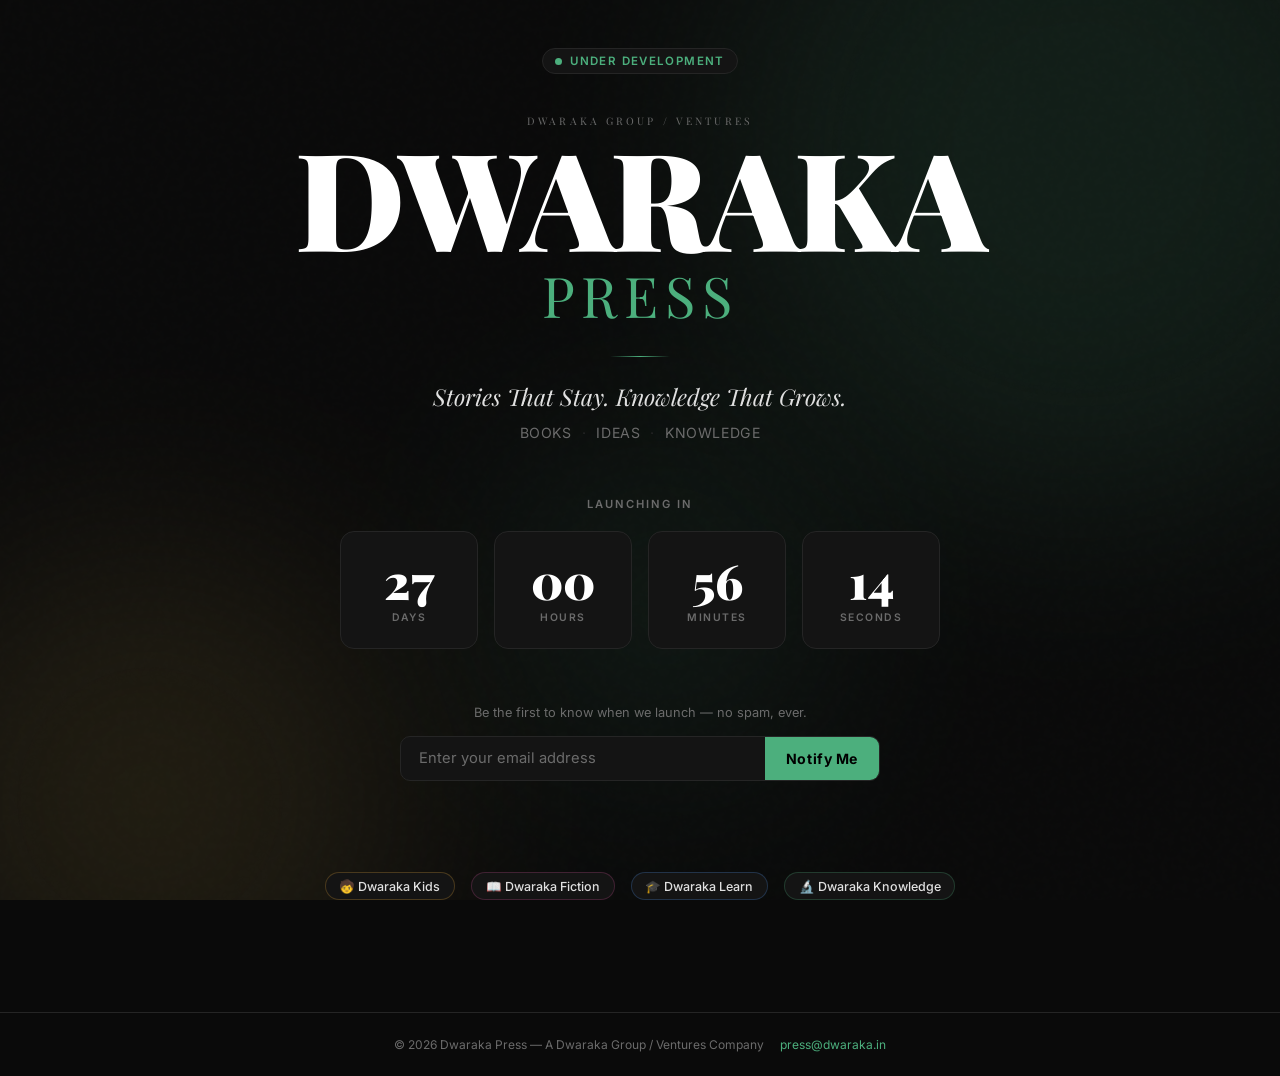
<file: index.html>
<!DOCTYPE html>
<html lang="en">
<head>
  <meta charset="UTF-8" />
  <meta name="viewport" content="width=device-width, initial-scale=1.0" />
  <title>Dwaraka Press – Launching Soon</title>
  <meta name="description" content="Dwaraka Press – Stories That Stay. Knowledge That Grows. Our bookstore is launching soon." />
  <link rel="preconnect" href="https://fonts.googleapis.com" />
  <link rel="preconnect" href="https://fonts.gstatic.com" crossorigin />
  <link href="https://fonts.googleapis.com/css2?family=Playfair+Display:ital,wght@0,400;0,700;0,900;1,400&family=Inter:wght@300;400;500;600;700&display=swap" rel="stylesheet" />
  <style>
    /* ── Reset & Base ── */
    *, *::before, *::after { box-sizing: border-box; margin: 0; padding: 0; }

    :root {
      --bg:        #0a0a0a;
      --surface:   #141414;
      --border:    #252525;
      --text:      #e0e0e0;
      --muted:     #6b6b6b;
      --accent:    #4caf7d;
      --accent2:   #c9a84c;
      --white:     #ffffff;
      --serif:     'Playfair Display', Georgia, serif;
      --sans:      'Inter', system-ui, sans-serif;
    }

    html { height: 100%; }

    body {
      font-family: var(--sans);
      background: var(--bg);
      color: var(--text);
      min-height: 100%;
      display: flex;
      flex-direction: column;
      overflow-x: hidden;
    }

    /* ── Animated Background ── */
    .bg-canvas {
      position: fixed;
      inset: 0;
      z-index: 0;
      pointer-events: none;
      overflow: hidden;
    }
    .orb {
      position: absolute;
      border-radius: 50%;
      filter: blur(120px);
      opacity: 0.12;
      animation: drift 18s ease-in-out infinite alternate;
    }
    .orb-1 { width: 700px; height: 700px; background: var(--accent);  top: -200px; right: -150px; animation-duration: 20s; }
    .orb-2 { width: 500px; height: 500px; background: var(--accent2); bottom: -150px; left: -100px; animation-duration: 25s; animation-delay: -8s; }
    .orb-3 { width: 300px; height: 300px; background: var(--accent);  top: 50%; left: 40%; animation-duration: 15s; animation-delay: -4s; }

    @keyframes drift {
      from { transform: translate(0, 0) scale(1); }
      to   { transform: translate(40px, -60px) scale(1.08); }
    }

    /* ── Noise Overlay ── */
    .bg-canvas::after {
      content: '';
      position: absolute;
      inset: 0;
      background-image: url("data:image/svg+xml,%3Csvg viewBox='0 0 200 200' xmlns='http://www.w3.org/2000/svg'%3E%3Cfilter id='n'%3E%3CfeTurbulence type='fractalNoise' baseFrequency='0.65' numOctaves='3' stitchTiles='stitch'/%3E%3C/filter%3E%3Crect width='100%25' height='100%25' filter='url(%23n)' opacity='0.04'/%3E%3C/svg%3E");
      opacity: 0.35;
    }

    /* ── Layout ── */
    main {
      position: relative;
      z-index: 1;
      flex: 1;
      display: flex;
      flex-direction: column;
      align-items: center;
      justify-content: center;
      min-height: 100svh;
      padding: 3rem 1.5rem;
      text-align: center;
      gap: 0;
    }

    /* ── Top Badge ── */
    .dev-badge {
      display: inline-flex;
      align-items: center;
      gap: 0.5rem;
      border: 1px solid var(--border);
      background: var(--surface);
      border-radius: 999px;
      padding: 0.45em 1.1em;
      font-size: 0.72rem;
      letter-spacing: 0.12em;
      text-transform: uppercase;
      color: var(--accent);
      font-weight: 600;
      margin-bottom: 2.5rem;
      animation: fadeDown 0.8s ease both;
    }
    .dev-badge .dot {
      width: 7px; height: 7px;
      background: var(--accent);
      border-radius: 50%;
      animation: pulse 2s ease-in-out infinite;
    }
    @keyframes pulse {
      0%, 100% { opacity: 1; transform: scale(1); }
      50%       { opacity: 0.4; transform: scale(0.7); }
    }

    /* ── Brand ── */
    .brand-parent {
      display: block;
      font-family: var(--serif);
      font-size: 0.65rem;
      letter-spacing: 0.3em;
      color: var(--muted);
      text-transform: uppercase;
      margin-bottom: 0.4rem;
      animation: fadeDown 0.9s 0.1s ease both;
    }
    .brand-name {
      display: block;
      font-family: var(--serif);
      font-size: clamp(3.5rem, 12vw, 8.5rem);
      font-weight: 900;
      line-height: 0.9;
      color: var(--white);
      letter-spacing: -0.02em;
      animation: fadeDown 1s 0.15s ease both;
    }
    .brand-press {
      display: block;
      font-family: var(--serif);
      font-size: clamp(1.5rem, 5vw, 3.5rem);
      font-weight: 400;
      color: var(--accent);
      letter-spacing: 0.12em;
      margin-bottom: 1.5rem;
      animation: fadeDown 1s 0.2s ease both;
    }

    /* Divider */
    .divider {
      width: 60px; height: 1px;
      background: linear-gradient(90deg, transparent, var(--accent), transparent);
      margin: 0 auto 1.5rem;
      animation: fadeIn 1s 0.3s ease both;
    }

    /* ── Tagline ── */
    .tagline {
      font-family: var(--serif);
      font-size: clamp(1rem, 2.5vw, 1.45rem);
      font-style: italic;
      color: var(--text);
      margin-bottom: 0.75rem;
      animation: fadeDown 1s 0.35s ease both;
    }
    .subtagline {
      font-size: 0.88rem;
      color: var(--muted);
      letter-spacing: 0.04em;
      margin-bottom: 3.5rem;
      animation: fadeDown 1s 0.4s ease both;
    }
    .subtagline span {
      margin-inline: 0.4em;
      color: var(--border);
    }

    /* ── Countdown ── */
    .countdown-wrap {
      margin-bottom: 3.5rem;
      animation: fadeUp 1s 0.5s ease both;
    }
    .countdown-label {
      font-size: 0.7rem;
      letter-spacing: 0.18em;
      text-transform: uppercase;
      color: var(--muted);
      margin-bottom: 1.25rem;
      font-weight: 600;
    }
    .countdown {
      display: flex;
      gap: 1rem;
      justify-content: center;
      flex-wrap: wrap;
    }
    .countdown-item {
      background: var(--surface);
      border: 1px solid var(--border);
      border-radius: 14px;
      padding: 1.5rem 1.75rem;
      min-width: 90px;
      display: flex;
      flex-direction: column;
      align-items: center;
      gap: 0.4rem;
      transition: border-color 0.3s;
    }
    .countdown-item:hover { border-color: var(--accent); }
    .countdown-num {
      font-family: var(--serif);
      font-size: clamp(2rem, 5vw, 3rem);
      font-weight: 900;
      color: var(--white);
      line-height: 1;
      font-variant-numeric: tabular-nums;
      min-width: 2.5ch;
      display: block;
    }
    .countdown-unit {
      font-size: 0.65rem;
      letter-spacing: 0.14em;
      text-transform: uppercase;
      color: var(--muted);
      font-weight: 600;
    }

    /* ── Email Signup ── */
    .notify-wrap {
      width: 100%;
      max-width: 480px;
      margin-bottom: 4rem;
      animation: fadeUp 1s 0.65s ease both;
    }
    .notify-label {
      font-size: 0.8rem;
      color: var(--muted);
      margin-bottom: 1rem;
    }
    .notify-form {
      display: flex;
      gap: 0;
      border: 1px solid var(--border);
      border-radius: 10px;
      overflow: hidden;
      background: var(--surface);
      transition: border-color 0.25s, box-shadow 0.25s;
    }
    .notify-form:focus-within {
      border-color: var(--accent);
      box-shadow: 0 0 0 3px rgba(76,175,125,0.15);
    }
    .notify-form input {
      flex: 1;
      background: none;
      border: none;
      padding: 0.85em 1.25em;
      color: var(--white);
      font-family: var(--sans);
      font-size: 0.92rem;
      outline: none;
    }
    .notify-form input::placeholder { color: var(--muted); }
    .notify-form button {
      background: var(--accent);
      border: none;
      padding: 0.85em 1.5em;
      color: #000;
      font-family: var(--sans);
      font-size: 0.88rem;
      font-weight: 700;
      cursor: pointer;
      letter-spacing: 0.04em;
      white-space: nowrap;
      transition: background 0.2s;
    }
    .notify-form button:hover { background: #3d9c6a; }
    .notify-success {
      margin-top: 0.75rem;
      font-size: 0.82rem;
      color: var(--accent);
      font-weight: 600;
      min-height: 1.2em;
    }

    /* ── Imprints ── */
    .imprints-row {
      display: flex;
      gap: 1rem;
      justify-content: center;
      flex-wrap: wrap;
      margin-bottom: 4rem;
      animation: fadeUp 1s 0.75s ease both;
    }
    .imprint-pill {
      display: flex;
      align-items: center;
      gap: 0.5rem;
      background: var(--surface);
      border: 1px solid var(--border);
      border-radius: 999px;
      padding: 0.45em 1.1em;
      font-size: 0.78rem;
      font-weight: 500;
      color: var(--text);
      transition: border-color 0.2s, color 0.2s, transform 0.2s;
    }
    .imprint-pill:hover { transform: translateY(-2px); }
    .imprint-pill.kids      { border-color: #e8a83840; }
    .imprint-pill.kids:hover      { border-color: #e8a838; color: #e8a838; }
    .imprint-pill.learn     { border-color: #4c8fe840; }
    .imprint-pill.learn:hover     { border-color: #4c8fe8; color: #4c8fe8; }
    .imprint-pill.fiction   { border-color: #c84c8f40; }
    .imprint-pill.fiction:hover   { border-color: #c84c8f; color: #c84c8f; }
    .imprint-pill.knowledge { border-color: #4caf7d40; }
    .imprint-pill.knowledge:hover { border-color: #4caf7d; color: #4caf7d; }

    /* ── Footer ── */
    .cs-footer {
      position: relative;
      z-index: 1;
      border-top: 1px solid var(--border);
      padding: 1.5rem;
      display: flex;
      justify-content: center;
      align-items: center;
      gap: 1rem;
      flex-wrap: wrap;
    }
    .cs-footer p {
      font-size: 0.75rem;
      color: var(--muted);
      text-align: center;
    }
    .cs-footer a { color: var(--accent); text-decoration: none; }
    .cs-footer a:hover { text-decoration: underline; }

    /* ── Animations ── */
    @keyframes fadeDown {
      from { opacity: 0; transform: translateY(-16px); }
      to   { opacity: 1; transform: translateY(0); }
    }
    @keyframes fadeUp {
      from { opacity: 0; transform: translateY(20px); }
      to   { opacity: 1; transform: translateY(0); }
    }
    @keyframes fadeIn {
      from { opacity: 0; }
      to   { opacity: 1; }
    }

    @media (prefers-reduced-motion: reduce) {
      *, *::before, *::after { animation: none !important; transition: none !important; }
    }

    /* ── Mobile ── */
    @media (max-width: 480px) {
      .countdown-item { min-width: 70px; padding: 1.1rem 1rem; }
      .notify-form { flex-direction: column; border-radius: 10px; }
      .notify-form button { border-radius: 0 0 9px 9px; }
    }
  </style>
</head>
<body>

  <!-- Ambient background -->
  <div class="bg-canvas" aria-hidden="true">
    <div class="orb orb-1"></div>
    <div class="orb orb-2"></div>
    <div class="orb orb-3"></div>
  </div>

  <main>

    <!-- Status badge -->
    <div class="dev-badge">
      <span class="dot"></span>
      Under Development
    </div>

    <!-- Brand -->
    <span class="brand-parent">Dwaraka Group / Ventures</span>
    <span class="brand-name">DWARAKA</span>
    <span class="brand-press">PRESS</span>

    <div class="divider" aria-hidden="true"></div>

    <!-- Tagline -->
    <p class="tagline"><em>Stories That Stay. Knowledge That Grows.</em></p>
    <p class="subtagline">
      BOOKS <span>·</span> IDEAS <span>·</span> KNOWLEDGE
    </p>

    <!-- Countdown -->
    <div class="countdown-wrap" aria-label="Countdown to launch">
      <p class="countdown-label">Launching In</p>
      <div class="countdown" role="timer" aria-live="polite">
        <div class="countdown-item">
          <span class="countdown-num" id="cd-days">00</span>
          <span class="countdown-unit">Days</span>
        </div>
        <div class="countdown-item">
          <span class="countdown-num" id="cd-hours">00</span>
          <span class="countdown-unit">Hours</span>
        </div>
        <div class="countdown-item">
          <span class="countdown-num" id="cd-mins">00</span>
          <span class="countdown-unit">Minutes</span>
        </div>
        <div class="countdown-item">
          <span class="countdown-num" id="cd-secs">00</span>
          <span class="countdown-unit">Seconds</span>
        </div>
      </div>
    </div>

    <!-- Email notify -->
    <div class="notify-wrap">
      <p class="notify-label">Be the first to know when we launch — no spam, ever.</p>
      <form class="notify-form" id="notify-form" novalidate>
        <label for="notify-email" style="position:absolute;width:1px;height:1px;overflow:hidden;clip:rect(0,0,0,0)">Your email address</label>
        <input
          type="email"
          id="notify-email"
          name="email"
          placeholder="Enter your email address"
          autocomplete="email"
          inputmode="email"
          enterkeyhint="send"
          required
        />
        <button type="submit">Notify Me</button>
      </form>
      <p class="notify-success" id="notify-msg" aria-live="polite"></p>
    </div>

    <!-- Imprints preview -->
    <div class="imprints-row" aria-label="Our publishing imprints">
      <span class="imprint-pill kids">🧒 Dwaraka Kids</span>
      <span class="imprint-pill fiction">📖 Dwaraka Fiction</span>
      <span class="imprint-pill learn">🎓 Dwaraka Learn</span>
      <span class="imprint-pill knowledge">🔬 Dwaraka Knowledge</span>
    </div>

  </main>

  <footer class="cs-footer">
    <p>&copy; 2026 Dwaraka Press &mdash; A Dwaraka Group / Ventures Company</p>
    <p><a href="mailto:press@dwaraka.in">press@dwaraka.in</a></p>
  </footer>

  <script>
    // ── Countdown Timer ──
    // Set your launch date here (YYYY, MM-1, DD, HH, MM, SS)
    const LAUNCH = new Date(2027, 0, 1, 0, 0, 0); // 1 Jan 2027

    const pad = n => String(n).padStart(2, '0');

    function tick() {
      const now  = new Date();
      const diff = LAUNCH - now;

      if (diff <= 0) {
        document.getElementById('cd-days').textContent  = '00';
        document.getElementById('cd-hours').textContent = '00';
        document.getElementById('cd-mins').textContent  = '00';
        document.getElementById('cd-secs').textContent  = '00';
        return;
      }

      const days  = Math.floor(diff / 864e5);
      const hours = Math.floor((diff % 864e5) / 36e5);
      const mins  = Math.floor((diff % 36e5)  / 6e4);
      const secs  = Math.floor((diff % 6e4)   / 1e3);

      document.getElementById('cd-days').textContent  = pad(days);
      document.getElementById('cd-hours').textContent = pad(hours);
      document.getElementById('cd-mins').textContent  = pad(mins);
      document.getElementById('cd-secs').textContent  = pad(secs);
    }

    tick();
    setInterval(tick, 1000);

    // ── Email Notify Form ──
    document.getElementById('notify-form').addEventListener('submit', function (e) {
      e.preventDefault();
      const email = document.getElementById('notify-email').value.trim();
      const msg   = document.getElementById('notify-msg');

      if (!email || !/^[^\s@]+@[^\s@]+\.[^\s@]+$/.test(email)) {
        msg.style.color = '#e44';
        msg.textContent = 'Please enter a valid email address.';
        return;
      }

      // Simulate submission (replace with your backend / Mailchimp API)
      msg.style.color = 'var(--accent)';
      msg.textContent = '🎉 You\'re on the list! We\'ll let you know the moment we launch.';
      this.querySelector('input').value = '';
      this.querySelector('button').disabled = true;
      this.querySelector('button').textContent = 'Done ✓';
    });
  </script>
</body>
</html>
</file>
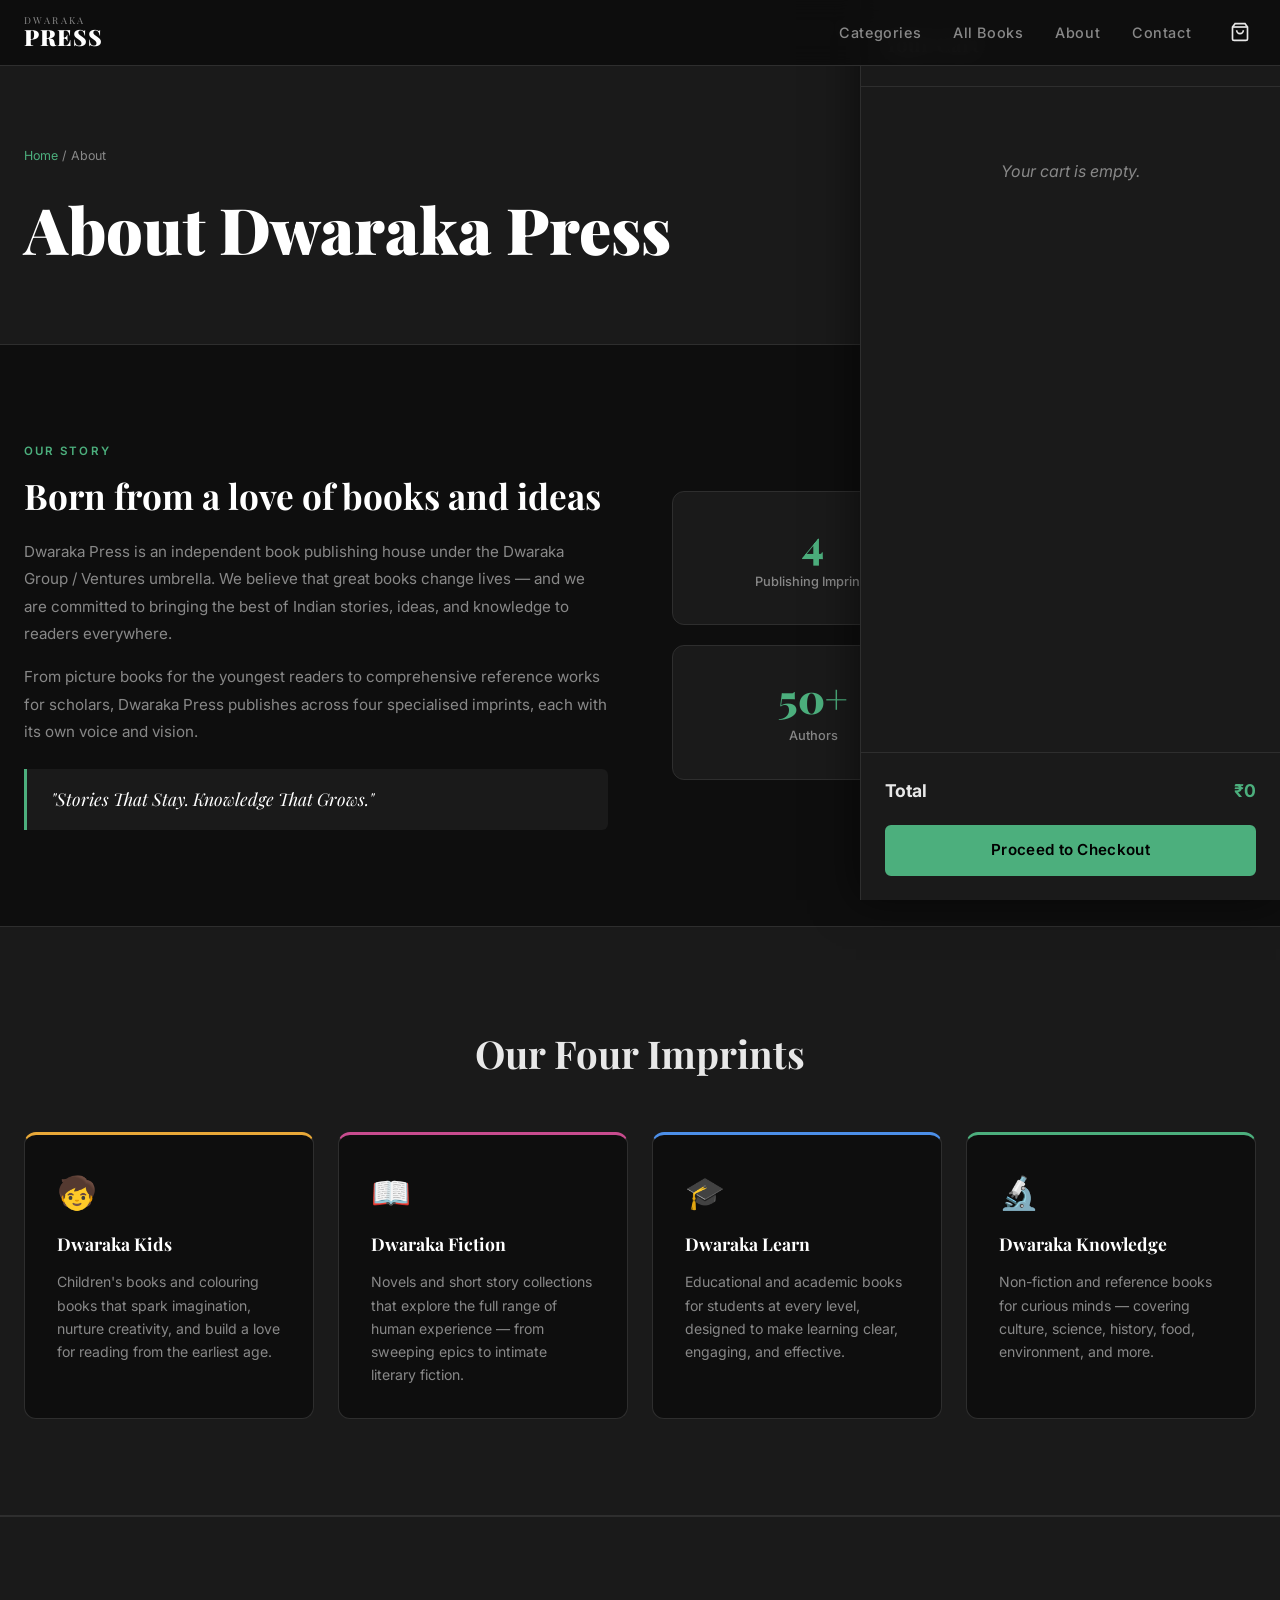
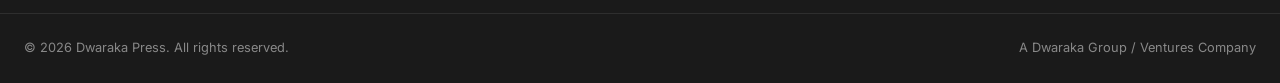
<file: about.html>
<!DOCTYPE html>
<html lang="en">
<head>
  <meta charset="UTF-8" />
  <meta name="viewport" content="width=device-width, initial-scale=1.0" />
  <title>About Us – Dwaraka Press</title>
  <link rel="stylesheet" href="css/styles.css" />
  <link rel="stylesheet" href="css/pages.css" />
  <link href="https://fonts.googleapis.com/css2?family=Playfair+Display:ital,wght@0,400;0,700;0,900;1,400&family=Inter:wght@300;400;500;600;700&display=swap" rel="stylesheet" />
</head>
<body>

  <header class="site-header" id="site-header">
    <div class="header-inner container">
      <a href="index.html" class="brand-logo">
        <span class="brand-parent">DWARAKA</span>
        <span class="brand-name">PRESS</span>
      </a>
      <nav class="main-nav">
        <ul role="list">
          <li><a href="index.html#categories">Categories</a></li>
          <li><a href="books.html">All Books</a></li>
          <li><a href="about.html" aria-current="page">About</a></li>
          <li><a href="contact.html">Contact</a></li>
        </ul>
      </nav>
      <div class="header-actions">
        <button class="icon-btn cart-toggle" aria-label="Open cart" aria-controls="cart-modal">
          <svg width="20" height="20" viewBox="0 0 24 24" fill="none" stroke="currentColor" stroke-width="2"><path d="M6 2 3 6v14a2 2 0 0 0 2 2h14a2 2 0 0 0 2-2V6l-3-4z"/><line x1="3" y1="6" x2="21" y2="6"/><path d="M16 10a4 4 0 0 1-8 0"/></svg>
          <span class="cart-badge" id="cart-count">0</span>
        </button>
        <button class="hamburger" aria-label="Toggle menu" aria-expanded="false" aria-controls="mobile-nav">
          <span></span><span></span><span></span>
        </button>
      </div>
    </div>
    <nav class="mobile-nav" id="mobile-nav" aria-hidden="true">
      <ul role="list">
        <li><a href="index.html#categories">Categories</a></li>
        <li><a href="books.html">All Books</a></li>
        <li><a href="about.html">About</a></li>
        <li><a href="contact.html">Contact</a></li>
      </ul>
    </nav>
  </header>

  <main>
    <section class="page-hero-about">
      <div class="container">
        <p class="page-hero-eyebrow"><a href="index.html">Home</a> / About</p>
        <h1>About Dwaraka Press</h1>
      </div>
    </section>

    <section class="about-section">
      <div class="container about-grid">
        <div class="about-text">
          <p class="about-eyebrow">Our Story</p>
          <h2>Born from a love of books and ideas</h2>
          <p>Dwaraka Press is an independent book publishing house under the Dwaraka Group / Ventures umbrella. We believe that great books change lives — and we are committed to bringing the best of Indian stories, ideas, and knowledge to readers everywhere.</p>
          <p>From picture books for the youngest readers to comprehensive reference works for scholars, Dwaraka Press publishes across four specialised imprints, each with its own voice and vision.</p>
          <blockquote class="about-quote">
            "Stories That Stay. Knowledge That Grows."
          </blockquote>
        </div>
        <div class="about-visual">
          <div class="about-stat-grid">
            <div class="stat-card">
              <span class="stat-number">4</span>
              <span class="stat-label">Publishing Imprints</span>
            </div>
            <div class="stat-card">
              <span class="stat-number">100+</span>
              <span class="stat-label">Books Published</span>
            </div>
            <div class="stat-card">
              <span class="stat-number">50+</span>
              <span class="stat-label">Authors</span>
            </div>
            <div class="stat-card">
              <span class="stat-number">∞</span>
              <span class="stat-label">Stories to Tell</span>
            </div>
          </div>
        </div>
      </div>
    </section>

    <section class="imprints-about">
      <div class="container">
        <h2>Our Four Imprints</h2>
        <div class="imprints-grid">
          <div class="imprint-card" style="--accent:var(--clr-kids)">
            <span>🧒</span>
            <h3>Dwaraka Kids</h3>
            <p>Children's books and colouring books that spark imagination, nurture creativity, and build a love for reading from the earliest age.</p>
          </div>
          <div class="imprint-card" style="--accent:var(--clr-fiction)">
            <span>📖</span>
            <h3>Dwaraka Fiction</h3>
            <p>Novels and short story collections that explore the full range of human experience — from sweeping epics to intimate literary fiction.</p>
          </div>
          <div class="imprint-card" style="--accent:var(--clr-learn)">
            <span>🎓</span>
            <h3>Dwaraka Learn</h3>
            <p>Educational and academic books for students at every level, designed to make learning clear, engaging, and effective.</p>
          </div>
          <div class="imprint-card" style="--accent:var(--clr-knowledge)">
            <span>🔬</span>
            <h3>Dwaraka Knowledge</h3>
            <p>Non-fiction and reference books for curious minds — covering culture, science, history, food, environment, and more.</p>
          </div>
        </div>
      </div>
    </section>
  </main>

  <footer class="site-footer">
    <div class="container footer-bottom" style="padding-block:1.5rem">
      <p>&copy; 2026 Dwaraka Press. All rights reserved.</p>
      <p>A Dwaraka Group / Ventures Company</p>
    </div>
  </footer>

  <dialog class="cart-modal" id="cart-modal" aria-labelledby="cart-heading">
    <div class="cart-modal-inner">
      <div class="cart-header">
        <h2 id="cart-heading">Your Cart</h2>
        <button class="icon-btn cart-close">✕</button>
      </div>
      <div class="cart-items" id="cart-items"><p class="cart-empty">Your cart is empty.</p></div>
      <div class="cart-footer" id="cart-footer" hidden>
        <div class="cart-total"><span>Total</span><span id="cart-total-price">₹0</span></div>
        <a href="checkout.html" class="btn btn-primary btn-full">Proceed to Checkout</a>
      </div>
    </div>
  </dialog>

  <div class="toast" id="toast" aria-live="assertive" aria-atomic="true" hidden></div>
  <script src="js/data.js"></script>
  <script src="js/cart.js"></script>
  <script src="js/main.js"></script>
</body>
</html>
</file>
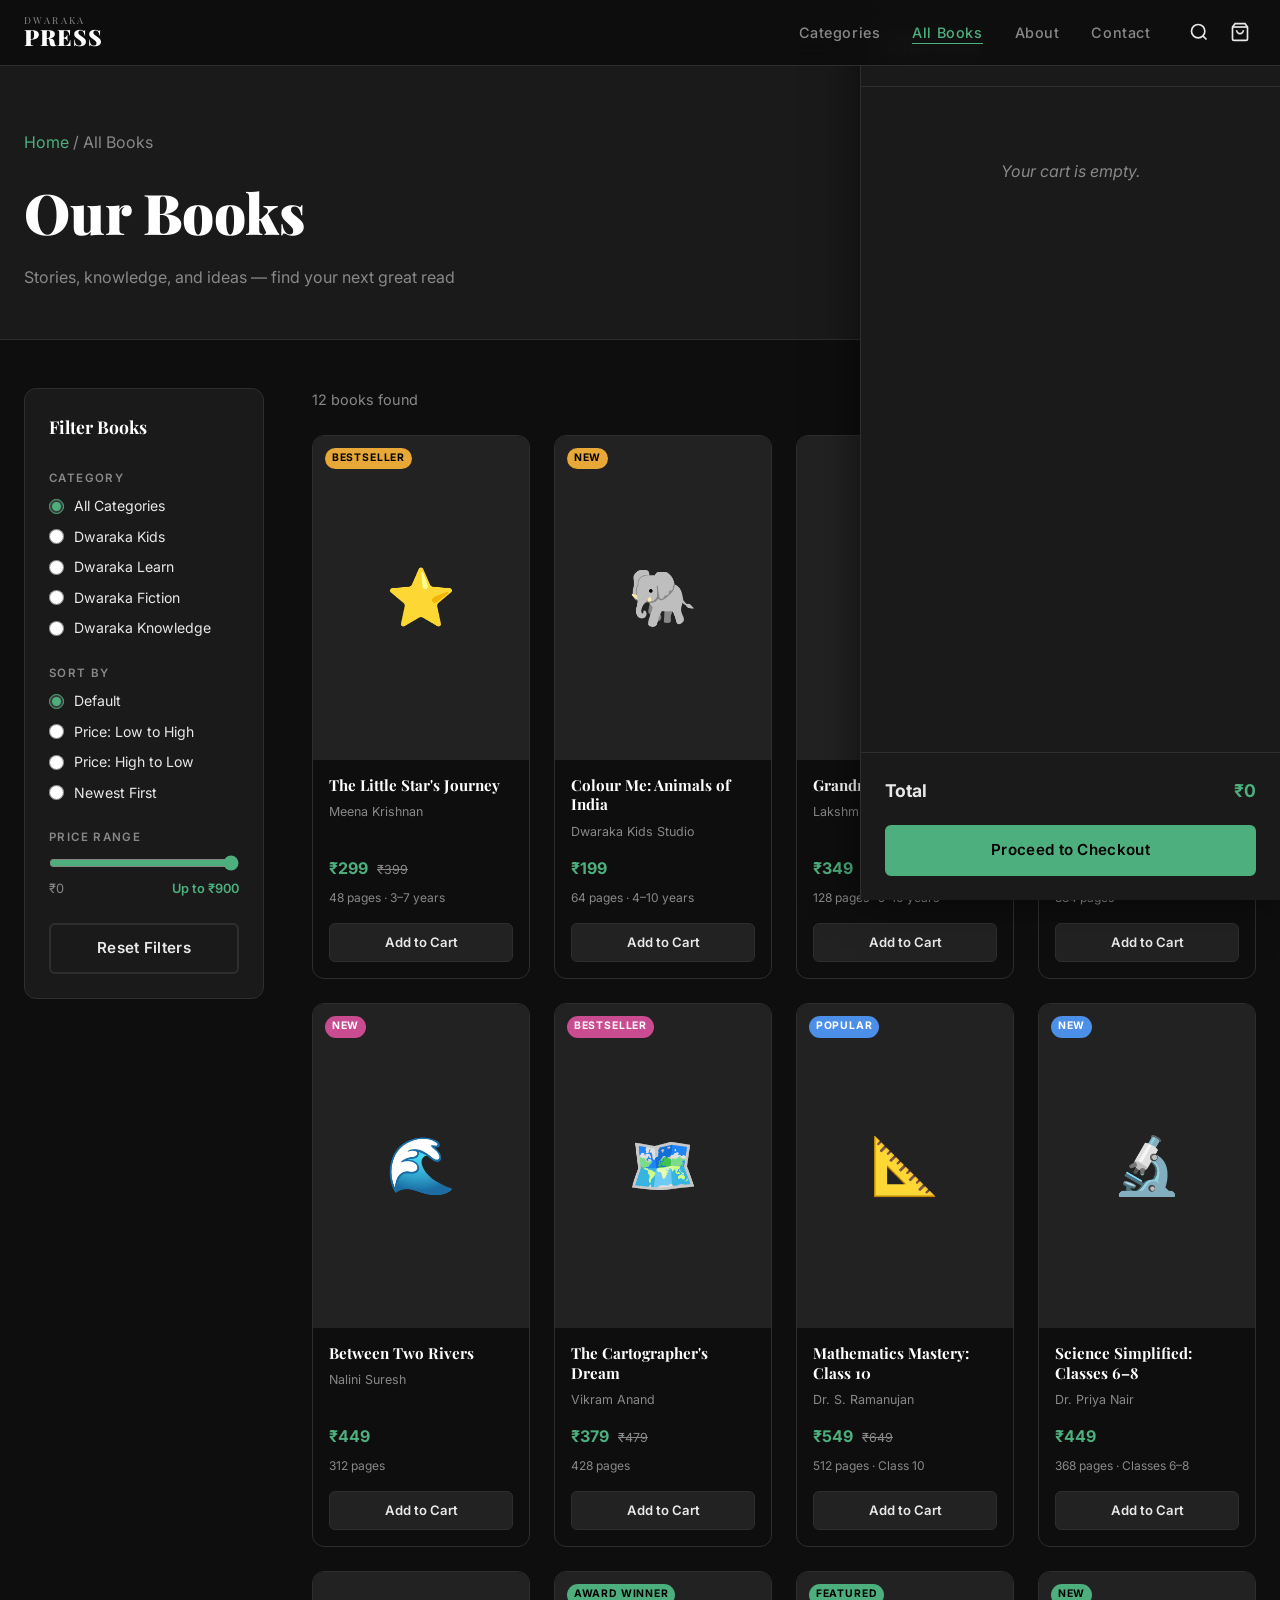
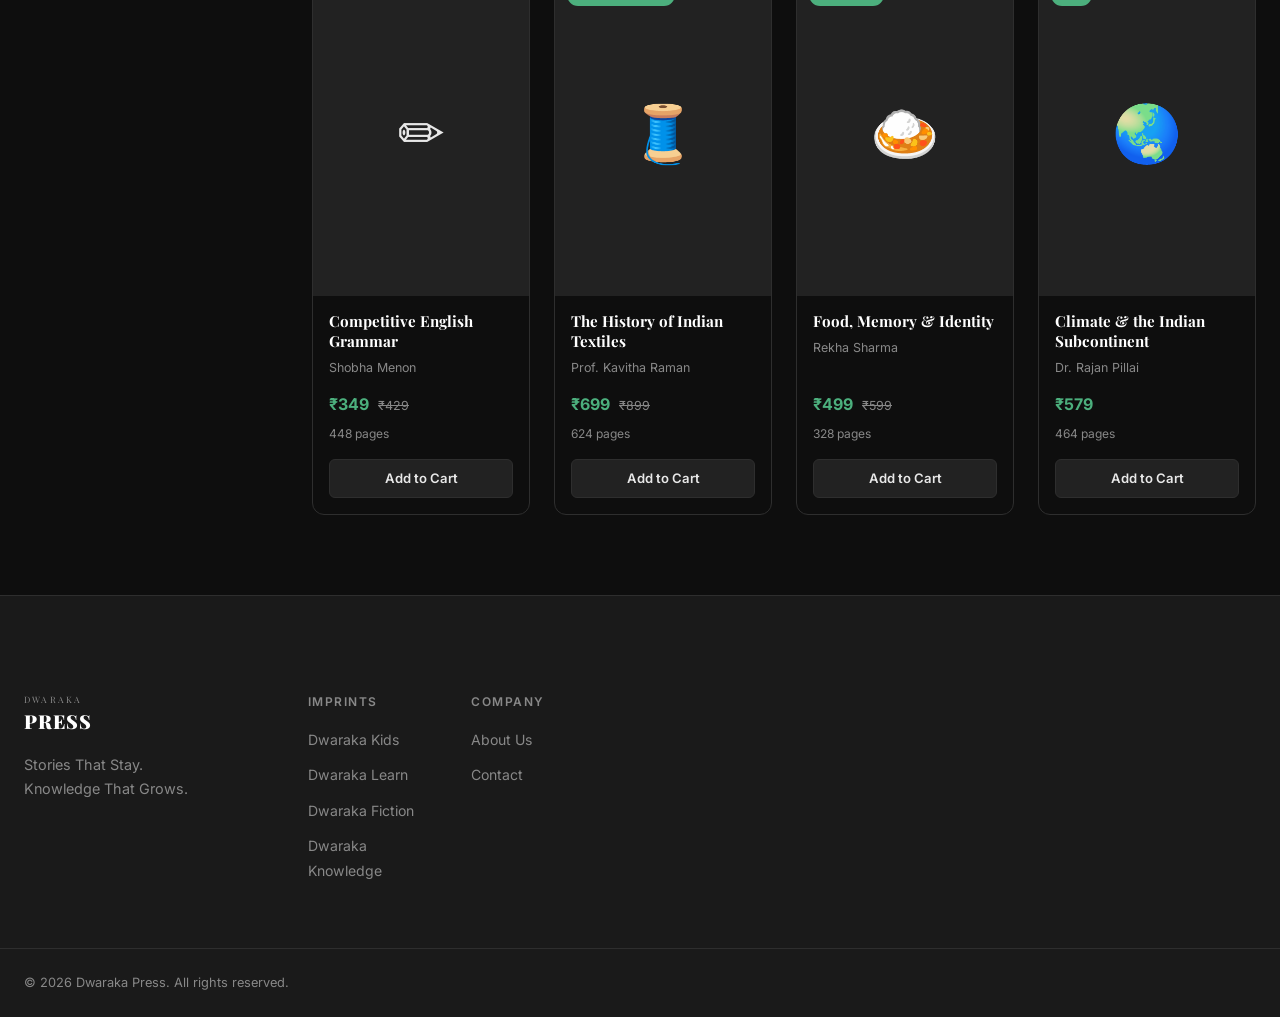
<file: books.html>
<!DOCTYPE html>
<html lang="en">
<head>
  <meta charset="UTF-8" />
  <meta name="viewport" content="width=device-width, initial-scale=1.0" />
  <title>All Books – Dwaraka Press</title>
  <meta name="description" content="Browse all books from Dwaraka Press – Children's books, Fiction, Educational, and Knowledge." />
  <link rel="stylesheet" href="css/styles.css" />
  <link rel="stylesheet" href="css/books.css" />
  <link href="https://fonts.googleapis.com/css2?family=Playfair+Display:ital,wght@0,400;0,700;0,900;1,400&family=Inter:wght@300;400;500;600;700&display=swap" rel="stylesheet" />
</head>
<body>

  <header class="site-header" id="site-header">
    <div class="header-inner container">
      <a href="index.html" class="brand-logo" aria-label="Dwaraka Press home">
        <span class="brand-parent">DWARAKA</span>
        <span class="brand-name">PRESS</span>
      </a>
      <nav class="main-nav" aria-label="Main navigation">
        <ul role="list">
          <li><a href="index.html#categories">Categories</a></li>
          <li><a href="books.html" aria-current="page">All Books</a></li>
          <li><a href="about.html">About</a></li>
          <li><a href="contact.html">Contact</a></li>
        </ul>
      </nav>
      <div class="header-actions">
        <button class="icon-btn search-toggle" aria-label="Open search" aria-expanded="false" aria-controls="search-overlay">
          <svg width="20" height="20" viewBox="0 0 24 24" fill="none" stroke="currentColor" stroke-width="2"><circle cx="11" cy="11" r="8"/><path d="m21 21-4.35-4.35"/></svg>
        </button>
        <button class="icon-btn cart-toggle" aria-label="Open cart" aria-controls="cart-modal">
          <svg width="20" height="20" viewBox="0 0 24 24" fill="none" stroke="currentColor" stroke-width="2"><path d="M6 2 3 6v14a2 2 0 0 0 2 2h14a2 2 0 0 0 2-2V6l-3-4z"/><line x1="3" y1="6" x2="21" y2="6"/><path d="M16 10a4 4 0 0 1-8 0"/></svg>
          <span class="cart-badge" id="cart-count" aria-live="polite">0</span>
        </button>
        <button class="hamburger" aria-label="Toggle menu" aria-expanded="false" aria-controls="mobile-nav">
          <span></span><span></span><span></span>
        </button>
      </div>
    </div>
    <nav class="mobile-nav" id="mobile-nav" aria-hidden="true">
      <ul role="list">
        <li><a href="index.html#categories">Categories</a></li>
        <li><a href="books.html">All Books</a></li>
        <li><a href="about.html">About</a></li>
        <li><a href="contact.html">Contact</a></li>
      </ul>
    </nav>
  </header>

  <div class="search-overlay" id="search-overlay" aria-hidden="true" role="search">
    <div class="search-inner">
      <label for="search-input" class="visually-hidden">Search books</label>
      <input type="search" id="search-input" placeholder="Search books, authors, topics…" autocomplete="off" enterkeyhint="search" />
      <button class="search-close" aria-label="Close search">✕</button>
    </div>
    <div class="search-results" id="search-results" aria-live="polite"></div>
  </div>

  <main>
    <!-- Page Hero -->
    <section class="page-hero">
      <div class="container">
        <p class="page-hero-eyebrow"><a href="index.html">Home</a> / All Books</p>
        <h1>Our Books</h1>
        <p>Stories, knowledge, and ideas — find your next great read</p>
      </div>
    </section>

    <!-- Filter & Books -->
    <section class="shop-section" aria-labelledby="books-heading">
      <div class="container shop-layout">

        <!-- Sidebar Filters -->
        <aside class="filters-sidebar" aria-label="Filter books">
          <h2 id="filter-heading" class="filter-heading">Filter Books</h2>

          <fieldset class="filter-group">
            <legend>Category</legend>
            <label><input type="radio" name="cat" value="all" checked /> All Categories</label>
            <label><input type="radio" name="cat" value="kids" /> Dwaraka Kids</label>
            <label><input type="radio" name="cat" value="learn" /> Dwaraka Learn</label>
            <label><input type="radio" name="cat" value="fiction" /> Dwaraka Fiction</label>
            <label><input type="radio" name="cat" value="knowledge" /> Dwaraka Knowledge</label>
          </fieldset>

          <fieldset class="filter-group">
            <legend>Sort By</legend>
            <label><input type="radio" name="sort" value="default" checked /> Default</label>
            <label><input type="radio" name="sort" value="price-asc" /> Price: Low to High</label>
            <label><input type="radio" name="sort" value="price-desc" /> Price: High to Low</label>
            <label><input type="radio" name="sort" value="new" /> Newest First</label>
          </fieldset>

          <fieldset class="filter-group">
            <legend>Price Range</legend>
            <div class="price-range">
              <label for="price-max" class="visually-hidden">Max price</label>
              <input type="range" id="price-max" min="0" max="900" value="900" step="50" />
              <div class="price-labels">
                <span>₹0</span>
                <span id="price-max-label">Up to ₹900</span>
              </div>
            </div>
          </fieldset>

          <button class="btn btn-ghost btn-full" id="reset-filters">Reset Filters</button>
        </aside>

        <!-- Book Results -->
        <div class="books-results">
          <div class="results-header">
            <h2 id="books-heading" class="results-count" aria-live="polite">Loading books…</h2>
            <button class="mobile-filter-toggle btn btn-ghost" aria-expanded="false" aria-controls="filters-sidebar-mobile">
              ⚙ Filters
            </button>
          </div>
          <div class="books-grid" id="books-grid" role="list">
            <!-- Populated by JS -->
          </div>
          <p class="no-results" id="no-results" hidden>No books match your filters. <button id="reset-filters-2" class="link-btn">Reset filters</button></p>
        </div>

      </div>
    </section>
  </main>

  <footer class="site-footer">
    <div class="container footer-inner">
      <div class="footer-brand">
        <div class="footer-logo">
          <span class="brand-parent">DWARAKA</span>
          <span class="brand-name">PRESS</span>
        </div>
        <p>Stories That Stay.<br/>Knowledge That Grows.</p>
      </div>
      <div class="footer-links">
        <div class="footer-col">
          <h4>Imprints</h4>
          <ul role="list">
            <li><a href="books.html?cat=kids">Dwaraka Kids</a></li>
            <li><a href="books.html?cat=learn">Dwaraka Learn</a></li>
            <li><a href="books.html?cat=fiction">Dwaraka Fiction</a></li>
            <li><a href="books.html?cat=knowledge">Dwaraka Knowledge</a></li>
          </ul>
        </div>
        <div class="footer-col">
          <h4>Company</h4>
          <ul role="list">
            <li><a href="about.html">About Us</a></li>
            <li><a href="contact.html">Contact</a></li>
          </ul>
        </div>
      </div>
    </div>
    <div class="footer-bottom container">
      <p>&copy; 2026 Dwaraka Press. All rights reserved.</p>
    </div>
  </footer>

  <dialog class="cart-modal" id="cart-modal" aria-labelledby="cart-heading">
    <div class="cart-modal-inner">
      <div class="cart-header">
        <h2 id="cart-heading">Your Cart</h2>
        <button class="icon-btn cart-close" aria-label="Close cart">✕</button>
      </div>
      <div class="cart-items" id="cart-items" aria-live="polite">
        <p class="cart-empty">Your cart is empty.</p>
      </div>
      <div class="cart-footer" id="cart-footer" hidden>
        <div class="cart-total">
          <span>Total</span>
          <span id="cart-total-price">₹0</span>
        </div>
        <a href="checkout.html" class="btn btn-primary btn-full">Proceed to Checkout</a>
      </div>
    </div>
  </dialog>

  <div class="toast" id="toast" aria-live="assertive" aria-atomic="true" hidden></div>

  <script src="js/data.js"></script>
  <script src="js/cart.js"></script>
  <script src="js/main.js"></script>
  <script src="js/books.js"></script>
</body>
</html>
</file>
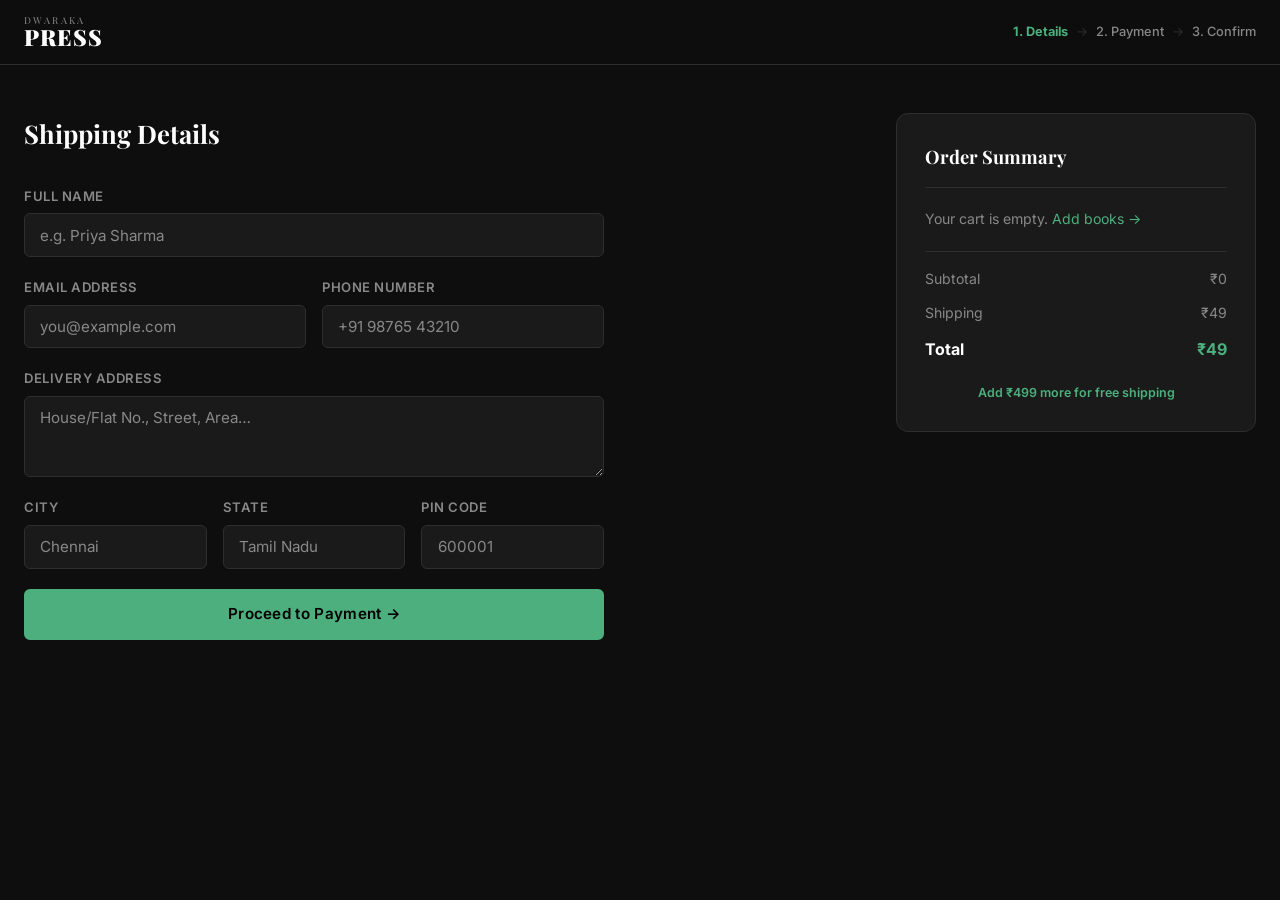
<file: checkout.html>
<!DOCTYPE html>
<html lang="en">
<head>
  <meta charset="UTF-8" />
  <meta name="viewport" content="width=device-width, initial-scale=1.0" />
  <title>Checkout – Dwaraka Press</title>
  <link rel="stylesheet" href="css/styles.css" />
  <link rel="stylesheet" href="css/checkout.css" />
  <link href="https://fonts.googleapis.com/css2?family=Playfair+Display:ital,wght@0,400;0,700;0,900;1,400&family=Inter:wght@300;400;500;600;700&display=swap" rel="stylesheet" />
</head>
<body>

  <header class="site-header" id="site-header">
    <div class="header-inner container">
      <a href="index.html" class="brand-logo" aria-label="Dwaraka Press home">
        <span class="brand-parent">DWARAKA</span>
        <span class="brand-name">PRESS</span>
      </a>
      <div class="checkout-steps" aria-label="Checkout progress">
        <span class="step active">1. Details</span>
        <span class="step-sep">→</span>
        <span class="step" id="step-2-label">2. Payment</span>
        <span class="step-sep">→</span>
        <span class="step" id="step-3-label">3. Confirm</span>
      </div>
    </div>
  </header>

  <main>
    <div class="container checkout-layout">

      <!-- ===== FORMS ===== -->
      <div class="checkout-forms">

        <!-- Step 1: Shipping -->
        <section class="checkout-step" id="step-1" aria-labelledby="step1-heading">
          <h2 id="step1-heading">Shipping Details</h2>
          <form id="shipping-form" novalidate>
            <div class="form-group">
              <label for="full-name">Full Name</label>
              <input type="text" id="full-name" name="full-name"
                     autocomplete="name" required
                     placeholder="e.g. Priya Sharma" />
            </div>
            <div class="form-row">
              <div class="form-group">
                <label for="email">Email Address</label>
                <input type="email" id="email" name="email"
                       autocomplete="email" required
                       enterkeyhint="next"
                       placeholder="you@example.com" />
              </div>
              <div class="form-group">
                <label for="phone">Phone Number</label>
                <input type="tel" id="phone" name="phone"
                       autocomplete="tel" required
                       inputmode="tel"
                       enterkeyhint="next"
                       placeholder="+91 98765 43210" />
              </div>
            </div>
            <div class="form-group">
              <label for="address">Delivery Address</label>
              <textarea id="address" name="address"
                        autocomplete="shipping street-address"
                        rows="3" required
                        placeholder="House/Flat No., Street, Area…"></textarea>
            </div>
            <div class="form-row">
              <div class="form-group">
                <label for="city">City</label>
                <input type="text" id="city" name="city"
                       autocomplete="shipping address-level2" required
                       enterkeyhint="next" placeholder="Chennai" />
              </div>
              <div class="form-group">
                <label for="state">State</label>
                <input type="text" id="state" name="state"
                       autocomplete="shipping address-level1" required
                       enterkeyhint="next" placeholder="Tamil Nadu" />
              </div>
              <div class="form-group">
                <label for="pincode">PIN Code</label>
                <input type="text" id="pincode" name="pincode"
                       autocomplete="shipping postal-code" required
                       inputmode="numeric" maxlength="6"
                       pattern="[0-9]{6}"
                       enterkeyhint="next"
                       placeholder="600001" />
              </div>
            </div>
            <button type="submit" class="btn btn-primary btn-full" enterkeyhint="next">
              Proceed to Payment →
            </button>
          </form>
        </section>

        <!-- Step 2: Payment -->
        <section class="checkout-step" id="step-2" hidden aria-labelledby="step2-heading">
          <h2 id="step2-heading">Payment Details</h2>
          <form id="payment-form" novalidate>
            <div class="form-group">
              <label for="cc-name">Name on Card</label>
              <input type="text" id="cc-name" name="cc-name"
                     autocomplete="cc-name" required
                     maxlength="50" enterkeyhint="next"
                     placeholder="As printed on card" />
            </div>
            <div class="form-group">
              <label for="cc-number">Card Number</label>
              <input type="text" id="cc-number" name="cc-number"
                     autocomplete="cc-number"
                     inputmode="numeric" required
                     maxlength="19" pattern="[\d ]{13,19}"
                     enterkeyhint="next"
                     placeholder="1234 5678 9012 3456" />
            </div>
            <div class="form-row">
              <div class="form-group">
                <span class="hint" id="exp-hint">Format: MM/YY</span>
                <label for="cc-exp">Expiry Date</label>
                <input type="text" id="cc-exp" name="cc-exp"
                       autocomplete="cc-exp" required
                       aria-describedby="exp-hint"
                       maxlength="5"
                       enterkeyhint="next"
                       placeholder="MM/YY" />
              </div>
              <div class="form-group">
                <label for="cc-csc">Security Code (CVV)</label>
                <input type="text" id="cc-csc" name="cc-csc"
                       autocomplete="cc-csc"
                       inputmode="numeric" required
                       maxlength="4" pattern="[0-9]{3,4}"
                       enterkeyhint="done"
                       placeholder="3 or 4 digits" />
              </div>
            </div>
            <div class="payment-note">
              <span>🔒</span>
              <span>Your payment information is encrypted and secure.</span>
            </div>
            <div class="form-actions">
              <button type="button" class="btn btn-ghost" id="back-to-shipping">← Back</button>
              <button type="submit" class="btn btn-primary" enterkeyhint="done">Place Order →</button>
            </div>
          </form>
        </section>

        <!-- Step 3: Confirmation -->
        <section class="checkout-step" id="step-3" hidden aria-labelledby="step3-heading">
          <div class="order-success">
            <div class="success-icon" aria-hidden="true">🎉</div>
            <h2 id="step3-heading">Order Placed!</h2>
            <p>Thank you for shopping with Dwaraka Press. Your books are on their way!</p>
            <p class="order-id">Order ID: <strong id="order-id-display"></strong></p>
            <p class="order-note">A confirmation email will be sent to <strong id="confirm-email"></strong></p>
            <a href="books.html" class="btn btn-primary" style="margin-top:2rem">Continue Shopping</a>
          </div>
        </section>

      </div>

      <!-- ===== ORDER SUMMARY ===== -->
      <aside class="order-summary" aria-label="Order summary">
        <h2>Order Summary</h2>
        <div id="summary-items" aria-live="polite"></div>
        <div class="summary-totals">
          <div class="summary-row">
            <span>Subtotal</span>
            <span id="summary-subtotal">₹0</span>
          </div>
          <div class="summary-row">
            <span>Shipping</span>
            <span id="summary-shipping">₹0</span>
          </div>
          <div class="summary-row total-row">
            <span>Total</span>
            <span id="summary-total">₹0</span>
          </div>
        </div>
        <p class="shipping-note" id="shipping-note"></p>
      </aside>

    </div>
  </main>

  <div class="toast" id="toast" aria-live="assertive" aria-atomic="true" hidden></div>

  <script src="js/data.js"></script>
  <script src="js/cart.js"></script>
  <script src="js/checkout.js"></script>
</body>
</html>
</file>
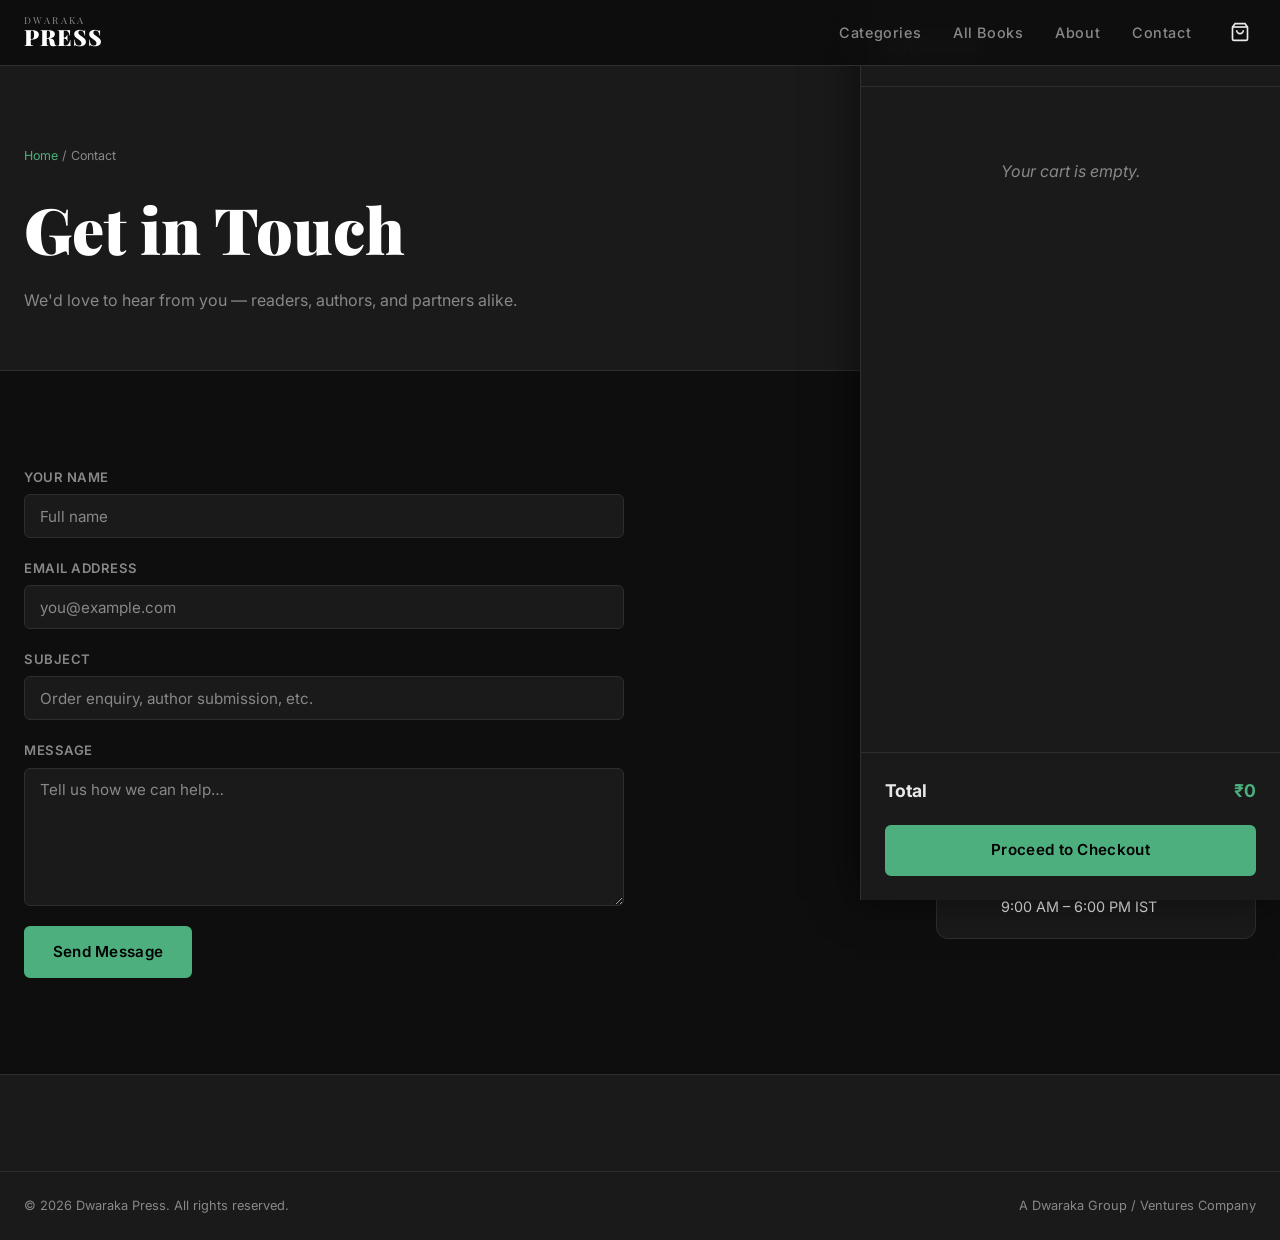
<file: contact.html>
<!DOCTYPE html>
<html lang="en">
<head>
  <meta charset="UTF-8" />
  <meta name="viewport" content="width=device-width, initial-scale=1.0" />
  <title>Contact – Dwaraka Press</title>
  <link rel="stylesheet" href="css/styles.css" />
  <link rel="stylesheet" href="css/pages.css" />
  <link href="https://fonts.googleapis.com/css2?family=Playfair+Display:ital,wght@0,400;0,700;0,900;1,400&family=Inter:wght@300;400;500;600;700&display=swap" rel="stylesheet" />
</head>
<body>

  <header class="site-header" id="site-header">
    <div class="header-inner container">
      <a href="index.html" class="brand-logo">
        <span class="brand-parent">DWARAKA</span>
        <span class="brand-name">PRESS</span>
      </a>
      <nav class="main-nav">
        <ul role="list">
          <li><a href="index.html#categories">Categories</a></li>
          <li><a href="books.html">All Books</a></li>
          <li><a href="about.html">About</a></li>
          <li><a href="contact.html" aria-current="page">Contact</a></li>
        </ul>
      </nav>
      <div class="header-actions">
        <button class="icon-btn cart-toggle" aria-label="Open cart" aria-controls="cart-modal">
          <svg width="20" height="20" viewBox="0 0 24 24" fill="none" stroke="currentColor" stroke-width="2"><path d="M6 2 3 6v14a2 2 0 0 0 2 2h14a2 2 0 0 0 2-2V6l-3-4z"/><line x1="3" y1="6" x2="21" y2="6"/><path d="M16 10a4 4 0 0 1-8 0"/></svg>
          <span class="cart-badge" id="cart-count">0</span>
        </button>
        <button class="hamburger" aria-label="Toggle menu" aria-expanded="false" aria-controls="mobile-nav">
          <span></span><span></span><span></span>
        </button>
      </div>
    </div>
    <nav class="mobile-nav" id="mobile-nav" aria-hidden="true">
      <ul role="list">
        <li><a href="index.html#categories">Categories</a></li>
        <li><a href="books.html">All Books</a></li>
        <li><a href="about.html">About</a></li>
        <li><a href="contact.html">Contact</a></li>
      </ul>
    </nav>
  </header>

  <main>
    <section class="page-hero-about">
      <div class="container">
        <p class="page-hero-eyebrow"><a href="index.html">Home</a> / Contact</p>
        <h1>Get in Touch</h1>
        <p>We'd love to hear from you — readers, authors, and partners alike.</p>
      </div>
    </section>

    <section class="contact-section">
      <div class="container contact-grid">

        <!-- Contact Form -->
        <div class="contact-form-wrap">
          <form id="contact-form" novalidate>
            <div class="form-group">
              <label for="c-name">Your Name</label>
              <input type="text" id="c-name" name="name"
                     autocomplete="name" required enterkeyhint="next"
                     placeholder="Full name" />
            </div>
            <div class="form-group">
              <label for="c-email">Email Address</label>
              <input type="email" id="c-email" name="email"
                     autocomplete="email" required enterkeyhint="next"
                     placeholder="you@example.com" />
            </div>
            <div class="form-group">
              <label for="c-subject">Subject</label>
              <input type="text" id="c-subject" name="subject"
                     required enterkeyhint="next"
                     placeholder="Order enquiry, author submission, etc." />
            </div>
            <div class="form-group">
              <label for="c-message">Message</label>
              <textarea id="c-message" name="message"
                        rows="6" required
                        enterkeyhint="done"
                        placeholder="Tell us how we can help…"></textarea>
            </div>
            <button type="submit" class="btn btn-primary">Send Message</button>
          </form>
          <div class="contact-success" id="contact-success" hidden>
            <p>✅ Thank you! We'll get back to you within 2 business days.</p>
          </div>
        </div>

        <!-- Contact Info -->
        <aside class="contact-info">
          <div class="info-card">
            <span class="info-icon">📍</span>
            <div>
              <h4>Address</h4>
              <p>Dwaraka Group / Ventures<br/>Hyderabad, Telangana, India</p>
            </div>
          </div>
          <div class="info-card">
            <span class="info-icon">📧</span>
            <div>
              <h4>Email</h4>
              <p><a href="mailto:press@dwaraka.in">press@dwaraka.in</a></p>
            </div>
          </div>
          <div class="info-card">
            <span class="info-icon">📞</span>
            <div>
              <h4>Phone</h4>
              <p>+91 40 XXXX XXXX</p>
            </div>
          </div>
          <div class="info-card">
            <span class="info-icon">🕐</span>
            <div>
              <h4>Business Hours</h4>
              <p>Monday – Friday<br/>9:00 AM – 6:00 PM IST</p>
            </div>
          </div>
        </aside>

      </div>
    </section>
  </main>

  <footer class="site-footer">
    <div class="container footer-bottom" style="padding-block:1.5rem">
      <p>&copy; 2026 Dwaraka Press. All rights reserved.</p>
      <p>A Dwaraka Group / Ventures Company</p>
    </div>
  </footer>

  <dialog class="cart-modal" id="cart-modal" aria-labelledby="cart-heading">
    <div class="cart-modal-inner">
      <div class="cart-header">
        <h2 id="cart-heading">Your Cart</h2>
        <button class="icon-btn cart-close">✕</button>
      </div>
      <div class="cart-items" id="cart-items"><p class="cart-empty">Your cart is empty.</p></div>
      <div class="cart-footer" id="cart-footer" hidden>
        <div class="cart-total"><span>Total</span><span id="cart-total-price">₹0</span></div>
        <a href="checkout.html" class="btn btn-primary btn-full">Proceed to Checkout</a>
      </div>
    </div>
  </dialog>

  <div class="toast" id="toast" aria-live="assertive" aria-atomic="true" hidden></div>
  <script src="js/data.js"></script>
  <script src="js/cart.js"></script>
  <script src="js/main.js"></script>
  <script>
    document.getElementById('contact-form').addEventListener('submit', e => {
      e.preventDefault();
      if (!e.target.checkValidity()) { e.target.reportValidity(); return; }
      e.target.hidden = true;
      document.getElementById('contact-success').hidden = false;
    });
  </script>
</body>
</html>
</file>
<file: css/styles.css>
/* ============================================================
   DWARAKA PRESS – Main Stylesheet
   Design: Dark-first, elegant, editorial
   ============================================================ */

/* ---------- 0. CSS Custom Properties ---------- */
:root {
  /* Colours */
  --clr-bg: #0e0e0e;
  --clr-surface: #1a1a1a;
  --clr-surface-2: #222222;
  --clr-border: #2e2e2e;
  --clr-text: #e8e8e8;
  --clr-text-muted: #888;
  --clr-accent: #4caf7d;       /* green – matches the pill in the image */
  --clr-accent-hover: #3d9c6a;
  --clr-gold: #c9a84c;
  --clr-white: #ffffff;

  /* Category colours */
  --clr-kids:      #e8a838;
  --clr-learn:     #4c8fe8;
  --clr-fiction:   #c84c8f;
  --clr-knowledge: #4caf7d;

  /* Typography */
  --font-serif: 'Playfair Display', Georgia, serif;
  --font-sans:  'Inter', system-ui, sans-serif;

  /* Spacing */
  --space-xs:  0.5rem;
  --space-sm:  1rem;
  --space-md:  2rem;
  --space-lg:  4rem;
  --space-xl:  6rem;

  /* Radius */
  --radius-sm: 6px;
  --radius-md: 12px;
  --radius-lg: 20px;

  /* Transition */
  --ease: cubic-bezier(0.4, 0, 0.2, 1);
  --dur:  250ms;

  /* Container */
  --container: 1280px;
}

/* ---------- 1. Reset & Base ---------- */
*, *::before, *::after { box-sizing: border-box; margin: 0; padding: 0; }

html {
  scroll-behavior: smooth;
  -webkit-text-size-adjust: 100%;
}

body {
  font-family: var(--font-sans);
  background: var(--clr-bg);
  color: var(--clr-text);
  line-height: 1.6;
  overflow-x: hidden;
}

img { display: block; max-width: 100%; height: auto; }
a { color: inherit; text-decoration: none; }
ul[role="list"] { list-style: none; }
button { cursor: pointer; font: inherit; }

.visually-hidden {
  position: absolute;
  width: 1px; height: 1px;
  padding: 0; margin: -1px;
  overflow: hidden;
  clip: rect(0,0,0,0);
  white-space: nowrap;
  border: 0;
}

/* ---------- 2. Layout Utilities ---------- */
.container {
  max-width: var(--container);
  margin-inline: auto;
  padding-inline: 1.5rem;
}

.section-header {
  display: flex;
  align-items: baseline;
  justify-content: space-between;
  gap: var(--space-sm);
  margin-bottom: var(--space-md);
  flex-wrap: wrap;
}
.section-header h2 {
  font-family: var(--font-serif);
  font-size: clamp(1.6rem, 3vw, 2.4rem);
  font-weight: 700;
}
.section-header p {
  color: var(--clr-text-muted);
  font-size: 0.95rem;
}
.see-all-link {
  color: var(--clr-accent);
  font-size: 0.9rem;
  font-weight: 600;
  transition: opacity var(--dur) var(--ease);
}
.see-all-link:hover { opacity: 0.7; }

/* ---------- 3. Buttons ---------- */
.btn {
  display: inline-flex;
  align-items: center;
  gap: 0.5em;
  padding: 0.75em 1.75em;
  border-radius: var(--radius-sm);
  font-weight: 600;
  font-size: 0.95rem;
  letter-spacing: 0.02em;
  border: 2px solid transparent;
  transition: background var(--dur) var(--ease),
              border-color var(--dur) var(--ease),
              color var(--dur) var(--ease),
              transform var(--dur) var(--ease);
  cursor: pointer;
  text-align: center;
}
.btn:hover  { transform: translateY(-1px); }
.btn:active { transform: translateY(0); }

.btn-primary {
  background: var(--clr-accent);
  color: #000;
  border-color: var(--clr-accent);
}
.btn-primary:hover {
  background: var(--clr-accent-hover);
  border-color: var(--clr-accent-hover);
}
.btn-ghost {
  background: transparent;
  color: var(--clr-text);
  border-color: var(--clr-border);
}
.btn-ghost:hover {
  border-color: var(--clr-accent);
  color: var(--clr-accent);
}
.btn-full { width: 100%; justify-content: center; }

.icon-btn {
  background: none;
  border: none;
  color: var(--clr-text);
  padding: 0.4em;
  border-radius: var(--radius-sm);
  display: flex;
  align-items: center;
  justify-content: center;
  transition: color var(--dur) var(--ease), background var(--dur) var(--ease);
  position: relative;
}
.icon-btn:hover { color: var(--clr-accent); }

/* ---------- 4. Site Header ---------- */
.site-header {
  position: sticky;
  top: 0;
  z-index: 100;
  background: rgba(14,14,14,0.92);
  backdrop-filter: blur(12px);
  -webkit-backdrop-filter: blur(12px);
  border-bottom: 1px solid var(--clr-border);
  transition: box-shadow var(--dur) var(--ease);
}
.site-header.scrolled { box-shadow: 0 2px 20px rgba(0,0,0,0.5); }

.header-inner {
  display: flex;
  align-items: center;
  gap: var(--space-md);
  padding-block: 1rem;
}

.brand-logo {
  display: flex;
  flex-direction: column;
  line-height: 1;
  flex-shrink: 0;
}
.brand-parent {
  font-family: var(--font-serif);
  font-size: 0.6rem;
  letter-spacing: 0.25em;
  color: var(--clr-text-muted);
  text-transform: uppercase;
}
.brand-name {
  font-family: var(--font-serif);
  font-size: 1.4rem;
  font-weight: 900;
  letter-spacing: 0.05em;
  color: var(--clr-white);
}

.main-nav { margin-left: auto; }
.main-nav ul {
  display: flex;
  gap: 2rem;
  list-style: none;
}
.main-nav a {
  font-size: 0.9rem;
  font-weight: 500;
  color: var(--clr-text-muted);
  letter-spacing: 0.04em;
  transition: color var(--dur) var(--ease);
  position: relative;
}
.main-nav a::after {
  content: '';
  position: absolute;
  bottom: -3px; left: 0;
  width: 0; height: 1px;
  background: var(--clr-accent);
  transition: width var(--dur) var(--ease);
}
.main-nav a:hover { color: var(--clr-white); }
.main-nav a:hover::after { width: 100%; }

.header-actions {
  display: flex;
  align-items: center;
  gap: 0.5rem;
}

.cart-badge {
  position: absolute;
  top: -4px; right: -4px;
  background: var(--clr-accent);
  color: #000;
  font-size: 0.6rem;
  font-weight: 700;
  width: 16px; height: 16px;
  border-radius: 50%;
  display: flex;
  align-items: center;
  justify-content: center;
}

.hamburger {
  display: none;
  flex-direction: column;
  gap: 4px;
  background: none;
  border: none;
  padding: 0.5em;
  cursor: pointer;
}
.hamburger span {
  display: block;
  width: 22px; height: 2px;
  background: var(--clr-text);
  border-radius: 2px;
  transition: transform var(--dur) var(--ease), opacity var(--dur) var(--ease);
}
.hamburger[aria-expanded="true"] span:nth-child(1) { transform: translateY(6px) rotate(45deg); }
.hamburger[aria-expanded="true"] span:nth-child(2) { opacity: 0; }
.hamburger[aria-expanded="true"] span:nth-child(3) { transform: translateY(-6px) rotate(-45deg); }

/* Mobile Nav */
.mobile-nav {
  display: none;
  border-top: 1px solid var(--clr-border);
  padding: var(--space-sm) 1.5rem;
}
.mobile-nav.open { display: block; }
.mobile-nav ul {
  display: flex;
  flex-direction: column;
  gap: 1rem;
  list-style: none;
}
.mobile-nav a {
  font-size: 1rem;
  font-weight: 500;
  color: var(--clr-text);
  padding: 0.4em 0;
  display: block;
}

/* ---------- 5. Search Overlay ---------- */
.search-overlay {
  position: fixed;
  inset: 0;
  z-index: 200;
  background: rgba(14,14,14,0.97);
  display: flex;
  flex-direction: column;
  align-items: center;
  padding-top: 8rem;
  padding-inline: 1.5rem;
  opacity: 0;
  pointer-events: none;
  transition: opacity var(--dur) var(--ease);
}
.search-overlay.open {
  opacity: 1;
  pointer-events: all;
}
.search-overlay[aria-hidden="false"] { pointer-events: all; }

.search-inner {
  display: flex;
  align-items: center;
  gap: 1rem;
  width: 100%;
  max-width: 640px;
  border-bottom: 2px solid var(--clr-accent);
  padding-bottom: 0.5rem;
}
.search-inner input {
  flex: 1;
  background: none;
  border: none;
  color: var(--clr-white);
  font-size: 1.5rem;
  font-family: var(--font-serif);
  outline: none;
}
.search-inner input::placeholder { color: var(--clr-text-muted); }
.search-close {
  background: none;
  border: none;
  color: var(--clr-text-muted);
  font-size: 1.2rem;
  cursor: pointer;
  padding: 0.3em;
}
.search-results {
  width: 100%;
  max-width: 640px;
  margin-top: var(--space-sm);
  display: grid;
  gap: 1rem;
}
.search-result-item {
  background: var(--clr-surface);
  border-radius: var(--radius-sm);
  padding: 1rem;
  display: flex;
  gap: 1rem;
  cursor: pointer;
  transition: background var(--dur) var(--ease);
  border: 1px solid var(--clr-border);
}
.search-result-item:hover { background: var(--clr-surface-2); }
.search-result-item .sri-cover {
  width: 50px; height: 70px;
  border-radius: 4px;
  object-fit: cover;
  background: var(--clr-border);
  flex-shrink: 0;
  display: flex;
  align-items: center;
  justify-content: center;
  font-size: 1.5rem;
}
.search-result-item .sri-info h4 { font-size: 0.95rem; }
.search-result-item .sri-info p { font-size: 0.8rem; color: var(--clr-text-muted); }

/* ---------- 6. Hero ---------- */
.hero {
  position: relative;
  min-height: 92svh;
  display: flex;
  align-items: center;
  overflow: hidden;
  padding-block: var(--space-xl) var(--space-lg);
}

.hero-bg-art {
  position: absolute;
  inset: 0;
  pointer-events: none;
}
.hero-circle {
  position: absolute;
  border-radius: 50%;
  opacity: 0.07;
}
.c1 { width: 600px; height: 600px; background: var(--clr-accent);  top: -150px; right: -100px; }
.c2 { width: 400px; height: 400px; background: var(--clr-gold);    bottom: -100px; left: -50px; }
.c3 { width: 250px; height: 250px; background: var(--clr-accent);  top: 40%; left: 30%; }

.hero-content {
  position: relative;
  z-index: 1;
  max-width: 720px;
}
.hero-eyebrow {
  font-size: 0.75rem;
  letter-spacing: 0.2em;
  color: var(--clr-text-muted);
  margin-bottom: 1rem;
  text-transform: uppercase;
}
.hero-title-main {
  display: block;
  font-family: var(--font-serif);
  font-size: clamp(3rem, 8vw, 7rem);
  font-weight: 900;
  line-height: 1;
  color: var(--clr-white);
  letter-spacing: -0.02em;
}
.hero-title-sub {
  display: block;
  font-family: var(--font-serif);
  font-size: clamp(1.8rem, 5vw, 4rem);
  font-weight: 400;
  color: var(--clr-accent);
  letter-spacing: 0.06em;
  margin-top: 0.2em;
}
.hero-meta {
  margin-top: 1.5rem;
  font-size: 0.8rem;
  letter-spacing: 0.25em;
  color: var(--clr-text-muted);
  text-transform: uppercase;
}
.hero-tagline {
  font-family: var(--font-serif);
  font-size: clamp(1.1rem, 2.5vw, 1.6rem);
  color: var(--clr-text);
  margin-top: 0.5rem;
  font-style: italic;
}
.hero-ctas {
  display: flex;
  gap: 1rem;
  margin-top: 2.5rem;
  flex-wrap: wrap;
}

.hero-scroll-hint {
  position: absolute;
  bottom: 2rem;
  left: 50%;
  transform: translateX(-50%);
  display: flex;
  flex-direction: column;
  align-items: center;
  gap: 0.5rem;
  color: var(--clr-text-muted);
  font-size: 0.7rem;
  letter-spacing: 0.15em;
  text-transform: uppercase;
}
.scroll-line {
  width: 1px;
  height: 40px;
  background: linear-gradient(to bottom, var(--clr-accent), transparent);
  animation: scrollPulse 2s ease-in-out infinite;
}
@keyframes scrollPulse {
  0%, 100% { opacity: 0.4; transform: scaleY(1); }
  50%       { opacity: 1;   transform: scaleY(1.2); }
}

/* ---------- 7. Marquee ---------- */
.marquee-banner {
  overflow: hidden;
  border-block: 1px solid var(--clr-border);
  background: var(--clr-surface);
  padding-block: 0.75rem;
}
.marquee-track {
  display: flex;
  gap: 2rem;
  width: max-content;
  animation: marquee 30s linear infinite;
  white-space: nowrap;
}
.marquee-track span {
  font-size: 0.8rem;
  letter-spacing: 0.12em;
  text-transform: uppercase;
  color: var(--clr-text-muted);
  font-weight: 500;
}
.marquee-track span:not(:nth-child(odd)) { color: var(--clr-accent); }

@keyframes marquee {
  from { transform: translateX(0); }
  to   { transform: translateX(-50%); }
}
@media (prefers-reduced-motion: reduce) {
  .marquee-track { animation: none; }
}

/* ---------- 8. Categories ---------- */
.categories-section {
  padding-block: var(--space-xl);
}
.categories-grid {
  display: grid;
  grid-template-columns: repeat(auto-fit, minmax(260px, 1fr));
  gap: 1.5rem;
}
.category-card {
  background: var(--clr-surface);
  border: 1px solid var(--clr-border);
  border-radius: var(--radius-md);
  padding: 2.5rem 2rem;
  display: flex;
  flex-direction: column;
  gap: 0.75rem;
  transition: transform var(--dur) var(--ease),
              border-color var(--dur) var(--ease),
              box-shadow var(--dur) var(--ease);
  position: relative;
  overflow: hidden;
}
.category-card::before {
  content: '';
  position: absolute;
  top: 0; left: 0; right: 0;
  height: 3px;
  border-radius: var(--radius-md) var(--radius-md) 0 0;
  transition: opacity var(--dur) var(--ease);
}
.cat-kids::before      { background: var(--clr-kids); }
.cat-learn::before     { background: var(--clr-learn); }
.cat-fiction::before   { background: var(--clr-fiction); }
.cat-knowledge::before { background: var(--clr-knowledge); }

.category-card:hover {
  transform: translateY(-4px);
  border-color: transparent;
}
.cat-kids:hover      { box-shadow: 0 8px 32px rgba(232, 168, 56, 0.15); }
.cat-learn:hover     { box-shadow: 0 8px 32px rgba(76, 143, 232, 0.15); }
.cat-fiction:hover   { box-shadow: 0 8px 32px rgba(200, 76, 143, 0.15); }
.cat-knowledge:hover { box-shadow: 0 8px 32px rgba(76, 175, 125, 0.15); }

.cat-icon { font-size: 2rem; }
.category-card h3 {
  font-family: var(--font-serif);
  font-size: 1.3rem;
  font-weight: 700;
  color: var(--clr-white);
}
.category-card p {
  font-size: 0.9rem;
  color: var(--clr-text-muted);
  flex: 1;
}
.cat-link {
  font-size: 0.85rem;
  font-weight: 600;
  margin-top: 0.5rem;
  transition: color var(--dur) var(--ease);
}
.cat-kids .cat-link      { color: var(--clr-kids); }
.cat-learn .cat-link     { color: var(--clr-learn); }
.cat-fiction .cat-link   { color: var(--clr-fiction); }
.cat-knowledge .cat-link { color: var(--clr-knowledge); }

/* ---------- 9. Books Grid ---------- */
.featured-section {
  padding-block: var(--space-xl);
  background: var(--clr-surface);
  border-block: 1px solid var(--clr-border);
}

.books-grid {
  display: grid;
  grid-template-columns: repeat(auto-fill, minmax(200px, 1fr));
  gap: 1.5rem;
}

.book-card {
  background: var(--clr-bg);
  border: 1px solid var(--clr-border);
  border-radius: var(--radius-md);
  overflow: hidden;
  display: flex;
  flex-direction: column;
  transition: transform var(--dur) var(--ease),
              box-shadow var(--dur) var(--ease);
  role: listitem;
}
.book-card:hover {
  transform: translateY(-4px);
  box-shadow: 0 12px 40px rgba(0,0,0,0.4);
}

.book-cover {
  aspect-ratio: 2/3;
  background: var(--clr-surface-2);
  display: flex;
  align-items: center;
  justify-content: center;
  font-size: 3.5rem;
  position: relative;
  overflow: hidden;
}
.book-cover img {
  width: 100%; height: 100%;
  object-fit: cover;
  transition: transform 400ms var(--ease);
}
.book-card:hover .book-cover img { transform: scale(1.04); }

.book-badge {
  position: absolute;
  top: 0.75rem; left: 0.75rem;
  background: var(--clr-accent);
  color: #000;
  font-size: 0.65rem;
  font-weight: 700;
  letter-spacing: 0.08em;
  padding: 0.25em 0.65em;
  border-radius: 999px;
  text-transform: uppercase;
}
.book-badge.badge-kids      { background: var(--clr-kids);      color: #000; }
.book-badge.badge-learn     { background: var(--clr-learn);     color: #fff; }
.book-badge.badge-fiction   { background: var(--clr-fiction);   color: #fff; }
.book-badge.badge-knowledge { background: var(--clr-knowledge); color: #000; }

.book-info {
  padding: 1rem;
  display: flex;
  flex-direction: column;
  gap: 0.4rem;
  flex: 1;
}
.book-info h3 {
  font-family: var(--font-serif);
  font-size: 0.95rem;
  font-weight: 700;
  line-height: 1.3;
  color: var(--clr-white);
  display: -webkit-box;
  -webkit-line-clamp: 2;
  -webkit-box-orient: vertical;
  overflow: hidden;
}
.book-author {
  font-size: 0.78rem;
  color: var(--clr-text-muted);
}
.book-price {
  font-size: 1rem;
  font-weight: 700;
  color: var(--clr-accent);
  margin-top: auto;
  padding-top: 0.5rem;
}
.book-price .price-original {
  font-size: 0.78rem;
  color: var(--clr-text-muted);
  text-decoration: line-through;
  margin-left: 0.4em;
  font-weight: 400;
}
.btn-add-cart {
  display: block;
  width: calc(100% - 2rem);
  margin: 0 1rem 1rem;
  padding: 0.6em 1em;
  background: var(--clr-surface-2);
  border: 1px solid var(--clr-border);
  border-radius: var(--radius-sm);
  color: var(--clr-text);
  font-size: 0.82rem;
  font-weight: 600;
  text-align: center;
  cursor: pointer;
  transition: background var(--dur) var(--ease),
              border-color var(--dur) var(--ease),
              color var(--dur) var(--ease);
}
.btn-add-cart:hover {
  background: var(--clr-accent);
  border-color: var(--clr-accent);
  color: #000;
}
.btn-add-cart.adding {
  background: var(--clr-accent);
  color: #000;
}

/* ---------- 10. Promo Banner ---------- */
.promo-banner {
  padding-block: var(--space-xl);
  background: linear-gradient(135deg, #111 0%, #1a2e1e 100%);
  border-block: 1px solid var(--clr-border);
}
.promo-inner {
  display: flex;
  align-items: center;
  gap: var(--space-lg);
  flex-wrap: wrap;
}
.promo-text { flex: 1; min-width: 280px; }
.promo-text h2 {
  font-family: var(--font-serif);
  font-size: clamp(1.6rem, 3vw, 2.6rem);
  font-weight: 900;
  color: var(--clr-white);
  margin-bottom: 0.75rem;
}
.promo-text p {
  color: var(--clr-text-muted);
  margin-bottom: 2rem;
  font-size: 1rem;
}
.promo-art {
  display: flex;
  gap: 1rem;
  align-items: flex-end;
  flex-shrink: 0;
}
.promo-book {
  border-radius: 6px;
  box-shadow: 4px 4px 20px rgba(0,0,0,0.5);
}
.pb1 { width: 70px;  height: 100px; background: linear-gradient(135deg, #4c8fe8, #3060c0); }
.pb2 { width: 80px;  height: 120px; background: linear-gradient(135deg, #4caf7d, #2e7a55); }
.pb3 { width: 65px;  height: 95px;  background: linear-gradient(135deg, #c84c8f, #8f2060); }

/* ---------- 11. Testimonials ---------- */
.testimonials-section {
  padding-block: var(--space-xl);
}
.testimonials-grid {
  display: grid;
  grid-template-columns: repeat(auto-fit, minmax(280px, 1fr));
  gap: 1.5rem;
}
.testimonial-card {
  background: var(--clr-surface);
  border: 1px solid var(--clr-border);
  border-radius: var(--radius-md);
  padding: 2rem;
  display: flex;
  flex-direction: column;
  gap: 1.5rem;
  position: relative;
}
.testimonial-card::before {
  content: '"';
  position: absolute;
  top: 1rem; left: 1.5rem;
  font-family: var(--font-serif);
  font-size: 4rem;
  line-height: 1;
  color: var(--clr-accent);
  opacity: 0.3;
}
.testimonial-card p {
  font-style: italic;
  color: var(--clr-text);
  font-size: 0.95rem;
  line-height: 1.7;
  padding-top: 1.5rem;
}
.testimonial-card footer { margin-top: auto; }
.testimonial-card cite {
  font-style: normal;
  font-size: 0.82rem;
  color: var(--clr-text-muted);
  font-weight: 600;
}

/* ---------- 12. Footer ---------- */
.site-footer {
  background: var(--clr-surface);
  border-top: 1px solid var(--clr-border);
  padding-top: var(--space-xl);
}
.footer-inner {
  display: flex;
  gap: var(--space-lg);
  flex-wrap: wrap;
  padding-bottom: var(--space-lg);
}
.footer-brand {
  min-width: 200px;
  flex: 0 0 220px;
}
.footer-logo {
  display: flex;
  flex-direction: column;
  margin-bottom: 1rem;
}
.footer-logo .brand-parent { font-size: 0.55rem; }
.footer-logo .brand-name   { font-size: 1.2rem; }
.footer-brand p { font-size: 0.9rem; color: var(--clr-text-muted); line-height: 1.7; }
.footer-parent { font-size: 0.75rem !important; margin-top: 0.5rem; }

.footer-links {
  display: grid;
  grid-template-columns: repeat(auto-fill, minmax(130px, 1fr));
  gap: var(--space-md);
  flex: 1;
}
.footer-col h4 {
  font-size: 0.75rem;
  letter-spacing: 0.12em;
  text-transform: uppercase;
  color: var(--clr-text-muted);
  margin-bottom: 1rem;
  font-weight: 600;
}
.footer-col ul { display: flex; flex-direction: column; gap: 0.6rem; }
.footer-col a {
  font-size: 0.88rem;
  color: var(--clr-text-muted);
  transition: color var(--dur) var(--ease);
}
.footer-col a:hover { color: var(--clr-accent); }

.footer-bottom {
  border-top: 1px solid var(--clr-border);
  padding-block: 1.5rem;
  display: flex;
  justify-content: space-between;
  flex-wrap: wrap;
  gap: 0.5rem;
}
.footer-bottom p { font-size: 0.8rem; color: var(--clr-text-muted); }

/* ---------- 13. Cart Modal (dialog) ---------- */
.cart-modal {
  position: fixed;
  inset: 0 0 0 auto;
  margin: 0;
  width: 100%;
  max-width: 420px;
  height: 100%;
  border: none;
  background: var(--clr-surface);
  color: var(--clr-text);
  padding: 0;
  display: flex;
  flex-direction: column;
  border-left: 1px solid var(--clr-border);
  box-shadow: -4px 0 40px rgba(0,0,0,0.5);
}
.cart-modal::backdrop {
  background: rgba(0,0,0,0.6);
  backdrop-filter: blur(4px);
}
.cart-modal-inner {
  display: flex;
  flex-direction: column;
  height: 100%;
}
.cart-header {
  display: flex;
  align-items: center;
  justify-content: space-between;
  padding: 1.5rem;
  border-bottom: 1px solid var(--clr-border);
}
.cart-header h2 {
  font-family: var(--font-serif);
  font-size: 1.3rem;
}
.cart-close { font-size: 1rem; }

.cart-items {
  flex: 1;
  overflow-y: auto;
  padding: 1.5rem;
  display: flex;
  flex-direction: column;
  gap: 1.25rem;
}
.cart-empty {
  color: var(--clr-text-muted);
  text-align: center;
  margin-top: 3rem;
  font-style: italic;
}

.cart-item {
  display: grid;
  grid-template-columns: 64px 1fr auto;
  gap: 1rem;
  align-items: start;
  padding-bottom: 1.25rem;
  border-bottom: 1px solid var(--clr-border);
}
.cart-item:last-child { border-bottom: none; }

.cart-item-cover {
  width: 64px; height: 90px;
  border-radius: 4px;
  background: var(--clr-surface-2);
  display: flex;
  align-items: center;
  justify-content: center;
  font-size: 1.8rem;
  overflow: hidden;
}
.cart-item-cover img { width: 100%; height: 100%; object-fit: cover; }

.cart-item-info h4 { font-size: 0.9rem; font-weight: 600; margin-bottom: 0.25rem; }
.cart-item-info .ci-author { font-size: 0.78rem; color: var(--clr-text-muted); }
.cart-item-price { font-size: 0.9rem; font-weight: 700; color: var(--clr-accent); }

.ci-qty-row {
  display: flex;
  align-items: center;
  gap: 0.75rem;
  margin-top: 0.75rem;
}
.ci-qty-btn {
  width: 26px; height: 26px;
  background: var(--clr-surface-2);
  border: 1px solid var(--clr-border);
  border-radius: 50%;
  color: var(--clr-text);
  display: flex;
  align-items: center;
  justify-content: center;
  font-size: 1rem;
  line-height: 1;
  cursor: pointer;
  transition: background var(--dur) var(--ease);
}
.ci-qty-btn:hover { background: var(--clr-accent); color: #000; }
.ci-qty { font-size: 0.9rem; min-width: 20px; text-align: center; }

.ci-remove {
  background: none;
  border: none;
  color: var(--clr-text-muted);
  font-size: 0.75rem;
  cursor: pointer;
  padding: 0;
  transition: color var(--dur) var(--ease);
}
.ci-remove:hover { color: #e44; }

.cart-footer {
  padding: 1.5rem;
  border-top: 1px solid var(--clr-border);
  display: flex;
  flex-direction: column;
  gap: 1.25rem;
}
.cart-total {
  display: flex;
  justify-content: space-between;
  font-weight: 700;
  font-size: 1.1rem;
}
#cart-total-price { color: var(--clr-accent); }

/* ---------- 14. Toast ---------- */
.toast {
  position: fixed;
  bottom: 2rem;
  left: 50%;
  transform: translateX(-50%) translateY(100px);
  background: var(--clr-surface);
  border: 1px solid var(--clr-accent);
  color: var(--clr-white);
  padding: 0.75rem 1.5rem;
  border-radius: 999px;
  font-size: 0.9rem;
  font-weight: 600;
  z-index: 9999;
  box-shadow: 0 4px 20px rgba(0,0,0,0.4);
  transition: transform 0.3s var(--ease), opacity 0.3s var(--ease);
  white-space: nowrap;
}
.toast.show {
  transform: translateX(-50%) translateY(0);
}

/* ---------- 15. Responsive ---------- */
@media (max-width: 768px) {
  .main-nav { display: none; }
  .hamburger { display: flex; }

  .hero { min-height: 80svh; padding-block: var(--space-lg) var(--space-md); }
  .hero-title-main { font-size: clamp(2.5rem, 14vw, 5rem); }

  .promo-inner { flex-direction: column; }
  .promo-art { display: none; }

  .footer-inner { flex-direction: column; gap: var(--space-md); }
  .footer-links { grid-template-columns: repeat(2, 1fr); }

  .cart-modal { max-width: 100%; }
}

@media (max-width: 480px) {
  .hero-ctas { flex-direction: column; }
  .hero-ctas .btn { width: 100%; justify-content: center; }
  .books-grid { grid-template-columns: repeat(2, 1fr); gap: 1rem; }
  .categories-grid { grid-template-columns: 1fr; }
  .footer-links { grid-template-columns: 1fr 1fr; }
}
</file>
<file: css/pages.css>
/* ============================================================
   DWARAKA PRESS – About & Contact Page Styles
   ============================================================ */

/* Shared page hero */
.page-hero-about {
  padding-block: 5rem 3.5rem;
  background: var(--clr-surface);
  border-bottom: 1px solid var(--clr-border);
}
.page-hero-about .page-hero-eyebrow {
  font-size: 0.78rem;
  color: var(--clr-text-muted);
  margin-bottom: 0.75rem;
}
.page-hero-about .page-hero-eyebrow a { color: var(--clr-accent); }
.page-hero-about h1 {
  font-family: var(--font-serif);
  font-size: clamp(2.2rem, 6vw, 4rem);
  font-weight: 900;
  color: var(--clr-white);
  margin-bottom: 0.5rem;
}
.page-hero-about p { color: var(--clr-text-muted); font-size: 1rem; }

/* ===== ABOUT ===== */
.about-section { padding-block: var(--space-xl); }
.about-grid {
  display: grid;
  grid-template-columns: 1fr 1fr;
  gap: var(--space-lg);
  align-items: center;
}
.about-text .about-eyebrow {
  font-size: 0.72rem;
  letter-spacing: 0.18em;
  text-transform: uppercase;
  color: var(--clr-accent);
  font-weight: 600;
  margin-bottom: 0.75rem;
}
.about-text h2 {
  font-family: var(--font-serif);
  font-size: clamp(1.5rem, 3vw, 2.2rem);
  font-weight: 700;
  color: var(--clr-white);
  margin-bottom: 1.25rem;
  line-height: 1.25;
}
.about-text p {
  color: var(--clr-text-muted);
  font-size: 0.95rem;
  line-height: 1.8;
  margin-bottom: 1rem;
}
.about-quote {
  border-left: 3px solid var(--clr-accent);
  padding: 1rem 1.5rem;
  background: var(--clr-surface);
  border-radius: 0 var(--radius-sm) var(--radius-sm) 0;
  font-family: var(--font-serif);
  font-style: italic;
  font-size: 1.1rem;
  color: var(--clr-white);
  margin-top: 1.5rem;
}

.about-stat-grid {
  display: grid;
  grid-template-columns: 1fr 1fr;
  gap: 1.25rem;
}
.stat-card {
  background: var(--clr-surface);
  border: 1px solid var(--clr-border);
  border-radius: var(--radius-md);
  padding: 2rem 1.5rem;
  text-align: center;
  display: flex;
  flex-direction: column;
  gap: 0.5rem;
  transition: border-color 0.2s, transform 0.2s;
}
.stat-card:hover { transform: translateY(-3px); border-color: var(--clr-accent); }
.stat-number {
  font-family: var(--font-serif);
  font-size: 2.5rem;
  font-weight: 900;
  color: var(--clr-accent);
  line-height: 1;
}
.stat-label { font-size: 0.8rem; color: var(--clr-text-muted); font-weight: 500; }

/* Imprints About */
.imprints-about {
  padding-block: var(--space-xl);
  background: var(--clr-surface);
  border-block: 1px solid var(--clr-border);
}
.imprints-about h2 {
  font-family: var(--font-serif);
  font-size: clamp(1.6rem, 3vw, 2.4rem);
  font-weight: 700;
  text-align: center;
  margin-bottom: 3rem;
}
.imprints-grid {
  display: grid;
  grid-template-columns: repeat(auto-fit, minmax(240px, 1fr));
  gap: 1.5rem;
}
.imprint-card {
  border: 1px solid var(--clr-border);
  border-top: 3px solid var(--accent);
  border-radius: var(--radius-md);
  padding: 2rem;
  display: flex;
  flex-direction: column;
  gap: 0.75rem;
  background: var(--clr-bg);
  transition: transform 0.2s, box-shadow 0.2s;
}
.imprint-card:hover {
  transform: translateY(-4px);
  box-shadow: 0 8px 30px rgba(0,0,0,0.3);
}
.imprint-card span { font-size: 2rem; }
.imprint-card h3 {
  font-family: var(--font-serif);
  font-size: 1.1rem;
  font-weight: 700;
  color: var(--clr-white);
}
.imprint-card p { font-size: 0.88rem; color: var(--clr-text-muted); line-height: 1.65; }

/* ===== CONTACT ===== */
.contact-section { padding-block: var(--space-xl); }
.contact-grid {
  display: grid;
  grid-template-columns: 1fr 320px;
  gap: 3rem;
  align-items: start;
}
.contact-form-wrap {
  max-width: 600px;
}

/* Reuse form-group from checkout via global styles / inline */
.contact-form-wrap .form-group {
  display: flex;
  flex-direction: column;
  gap: 0.4rem;
  margin-bottom: 1.25rem;
}
.contact-form-wrap label {
  font-size: 0.82rem;
  font-weight: 600;
  color: var(--clr-text-muted);
  letter-spacing: 0.04em;
  text-transform: uppercase;
}
.contact-form-wrap input,
.contact-form-wrap textarea {
  background: var(--clr-surface);
  border: 1px solid var(--clr-border);
  border-radius: var(--radius-sm);
  color: var(--clr-white);
  font-family: var(--font-sans);
  font-size: 0.95rem;
  padding: 0.75em 1em;
  outline: none;
  width: 100%;
  transition: border-color 0.2s, box-shadow 0.2s;
}
.contact-form-wrap input:focus,
.contact-form-wrap textarea:focus {
  border-color: var(--clr-accent);
  box-shadow: 0 0 0 3px rgba(76, 175, 125, 0.15);
}
.contact-form-wrap input::placeholder,
.contact-form-wrap textarea::placeholder { color: var(--clr-text-muted); }
.contact-form-wrap textarea { resize: vertical; }

.contact-success {
  background: var(--clr-surface);
  border: 1px solid var(--clr-accent);
  border-radius: var(--radius-sm);
  padding: 1.5rem;
  color: var(--clr-accent);
  font-weight: 600;
  font-size: 0.95rem;
}

.contact-info {
  display: flex;
  flex-direction: column;
  gap: 1.25rem;
  padding-top: 0.5rem;
}
.info-card {
  display: flex;
  gap: 1rem;
  align-items: flex-start;
  background: var(--clr-surface);
  border: 1px solid var(--clr-border);
  border-radius: var(--radius-md);
  padding: 1.25rem;
}
.info-icon { font-size: 1.4rem; flex-shrink: 0; }
.info-card h4 {
  font-size: 0.8rem;
  letter-spacing: 0.1em;
  text-transform: uppercase;
  color: var(--clr-text-muted);
  margin-bottom: 0.25rem;
  font-weight: 600;
}
.info-card p { font-size: 0.9rem; color: var(--clr-text); line-height: 1.6; }
.info-card a { color: var(--clr-accent); text-decoration: underline; }

/* Responsive */
@media (max-width: 860px) {
  .about-grid   { grid-template-columns: 1fr; }
  .contact-grid { grid-template-columns: 1fr; }
  .contact-info { order: -1; }
}
</file>
<file: css/books.css>
/* ============================================================
   DWARAKA PRESS – Books Page Additional Styles
   ============================================================ */

/* Page Hero */
.page-hero {
  padding-block: 4rem 3rem;
  background: var(--clr-surface);
  border-bottom: 1px solid var(--clr-border);
}
.page-hero-eyebrow {
  font-size: 0.78rem;
  color: var(--clr-text-muted);
  margin-bottom: 0.75rem;
}
.page-hero-eyebrow a {
  color: var(--clr-accent);
  transition: opacity 0.2s;
}
.page-hero-eyebrow a:hover { opacity: 0.7; }
.page-hero h1 {
  font-family: var(--font-serif);
  font-size: clamp(2rem, 5vw, 3.5rem);
  font-weight: 900;
  color: var(--clr-white);
  margin-bottom: 0.5rem;
}
.page-hero p {
  color: var(--clr-text-muted);
  font-size: 1rem;
}

/* Shop Layout */
.shop-section { padding-block: 3rem 5rem; }
.shop-layout {
  display: grid;
  grid-template-columns: 240px 1fr;
  gap: 3rem;
  align-items: start;
}

/* Filters */
.filters-sidebar {
  background: var(--clr-surface);
  border: 1px solid var(--clr-border);
  border-radius: var(--radius-md);
  padding: 1.5rem;
  position: sticky;
  top: 80px;
  display: flex;
  flex-direction: column;
  gap: 1.5rem;
}
.filter-heading {
  font-family: var(--font-serif);
  font-size: 1.1rem;
  font-weight: 700;
  color: var(--clr-white);
  margin-bottom: 0.25rem;
}
.filter-group {
  border: none;
  padding: 0;
  display: flex;
  flex-direction: column;
  gap: 0.5rem;
}
.filter-group legend {
  font-size: 0.72rem;
  letter-spacing: 0.12em;
  text-transform: uppercase;
  color: var(--clr-text-muted);
  font-weight: 600;
  margin-bottom: 0.5rem;
  padding: 0;
}
.filter-group label {
  display: flex;
  align-items: center;
  gap: 0.6rem;
  font-size: 0.88rem;
  color: var(--clr-text);
  cursor: pointer;
  transition: color 0.2s;
}
.filter-group label:hover { color: var(--clr-accent); }
.filter-group input[type="radio"] {
  accent-color: var(--clr-accent);
  width: 15px; height: 15px;
  cursor: pointer;
}

/* Price Range */
.price-range { display: flex; flex-direction: column; gap: 0.5rem; }
.price-range input[type="range"] {
  width: 100%;
  accent-color: var(--clr-accent);
  cursor: pointer;
}
.price-labels {
  display: flex;
  justify-content: space-between;
  font-size: 0.8rem;
  color: var(--clr-text-muted);
}
#price-max-label { color: var(--clr-accent); font-weight: 600; }

/* Results Header */
.results-header {
  display: flex;
  align-items: center;
  justify-content: space-between;
  margin-bottom: 1.5rem;
  gap: 1rem;
}
.results-count {
  font-size: 0.9rem;
  color: var(--clr-text-muted);
  font-weight: 400;
  font-family: var(--font-sans);
}
.mobile-filter-toggle { display: none; font-size: 0.85rem; padding: 0.5em 1em; }

.no-results {
  text-align: center;
  color: var(--clr-text-muted);
  padding: 3rem;
  font-size: 0.95rem;
}
.link-btn {
  background: none;
  border: none;
  color: var(--clr-accent);
  font: inherit;
  cursor: pointer;
  text-decoration: underline;
}

/* Nav current page */
.main-nav a[aria-current="page"] {
  color: var(--clr-accent);
}
.main-nav a[aria-current="page"]::after { width: 100%; }

/* Responsive */
@media (max-width: 860px) {
  .shop-layout { grid-template-columns: 1fr; }
  .filters-sidebar {
    position: static;
    display: none;
  }
  .filters-sidebar.open { display: flex; }
  .mobile-filter-toggle { display: flex; }
}
</file>
<file: css/checkout.css>
/* ============================================================
   DWARAKA PRESS – Checkout Styles
   ============================================================ */

/* Steps Bar */
.checkout-steps {
  display: flex;
  align-items: center;
  gap: 0.5rem;
  margin-left: auto;
  font-size: 0.8rem;
}
.step { color: var(--clr-text-muted); font-weight: 500; }
.step.active { color: var(--clr-accent); font-weight: 700; }
.step-sep { color: var(--clr-border); }

/* Checkout Layout */
.checkout-layout {
  display: grid;
  grid-template-columns: 1fr 360px;
  gap: 3rem;
  padding-block: 3rem 5rem;
  align-items: start;
}

.checkout-step { max-width: 580px; }
.checkout-step h2 {
  font-family: var(--font-serif);
  font-size: 1.6rem;
  font-weight: 700;
  color: var(--clr-white);
  margin-bottom: 2rem;
}

/* Forms */
.form-group {
  display: flex;
  flex-direction: column;
  gap: 0.4rem;
  margin-bottom: 1.25rem;
}
.form-group label {
  font-size: 0.82rem;
  font-weight: 600;
  color: var(--clr-text-muted);
  letter-spacing: 0.04em;
  text-transform: uppercase;
}
.form-group input,
.form-group textarea {
  background: var(--clr-surface);
  border: 1px solid var(--clr-border);
  border-radius: var(--radius-sm);
  color: var(--clr-white);
  font-family: var(--font-sans);
  font-size: 0.95rem;
  padding: 0.75em 1em;
  outline: none;
  transition: border-color 0.2s, box-shadow 0.2s;
  width: 100%;
}
.form-group input:focus,
.form-group textarea:focus {
  border-color: var(--clr-accent);
  box-shadow: 0 0 0 3px rgba(76, 175, 125, 0.15);
}
.form-group input:invalid:not(:placeholder-shown) {
  border-color: #e44;
}
.form-group input::placeholder,
.form-group textarea::placeholder { color: var(--clr-text-muted); }
.form-group textarea { resize: vertical; }

.hint {
  font-size: 0.75rem;
  color: var(--clr-text-muted);
  order: -1; /* hint ABOVE input for mobile keyboard visibility */
}

.form-row {
  display: grid;
  grid-template-columns: repeat(auto-fit, minmax(140px, 1fr));
  gap: 1rem;
}

.form-actions {
  display: flex;
  gap: 1rem;
  margin-top: 1rem;
}

.payment-note {
  display: flex;
  align-items: center;
  gap: 0.5rem;
  background: var(--clr-surface);
  border: 1px solid var(--clr-border);
  border-radius: var(--radius-sm);
  padding: 0.75rem 1rem;
  font-size: 0.82rem;
  color: var(--clr-text-muted);
  margin-bottom: 1.5rem;
}

/* Order Summary */
.order-summary {
  background: var(--clr-surface);
  border: 1px solid var(--clr-border);
  border-radius: var(--radius-md);
  padding: 1.75rem;
  position: sticky;
  top: 80px;
  display: flex;
  flex-direction: column;
  gap: 1.25rem;
}
.order-summary h2 {
  font-family: var(--font-serif);
  font-size: 1.15rem;
  font-weight: 700;
  color: var(--clr-white);
  padding-bottom: 1rem;
  border-bottom: 1px solid var(--clr-border);
}
.summary-item {
  display: grid;
  grid-template-columns: 1fr auto;
  gap: 0.25rem;
  padding-bottom: 0.75rem;
  border-bottom: 1px solid var(--clr-border);
  font-size: 0.88rem;
}
.summary-item:last-child { border-bottom: none; }
.summary-item-title { color: var(--clr-white); font-weight: 600; }
.summary-item-qty   { color: var(--clr-text-muted); font-size: 0.78rem; }
.summary-item-price { color: var(--clr-accent); font-weight: 700; text-align: right; }

.summary-totals {
  border-top: 1px solid var(--clr-border);
  padding-top: 1rem;
  display: flex;
  flex-direction: column;
  gap: 0.75rem;
}
.summary-row {
  display: flex;
  justify-content: space-between;
  font-size: 0.88rem;
  color: var(--clr-text-muted);
}
.total-row {
  font-size: 1rem;
  font-weight: 700;
  color: var(--clr-white);
}
#summary-total { color: var(--clr-accent); }

.shipping-note {
  font-size: 0.78rem;
  color: var(--clr-accent);
  text-align: center;
  font-weight: 600;
}

/* Success screen */
.order-success {
  display: flex;
  flex-direction: column;
  align-items: center;
  text-align: center;
  gap: 1rem;
  padding-block: 2rem;
}
.success-icon { font-size: 4rem; }
.order-success h2 {
  font-family: var(--font-serif);
  font-size: 2rem;
  color: var(--clr-white);
  margin: 0;
}
.order-success p { color: var(--clr-text-muted); max-width: 400px; }
.order-id { color: var(--clr-accent); font-size: 1rem; }
.order-note { font-size: 0.88rem; }

/* Responsive */
@media (max-width: 860px) {
  .checkout-layout { grid-template-columns: 1fr; }
  .order-summary { position: static; order: -1; }
  .checkout-steps { display: none; }
}
</file>
